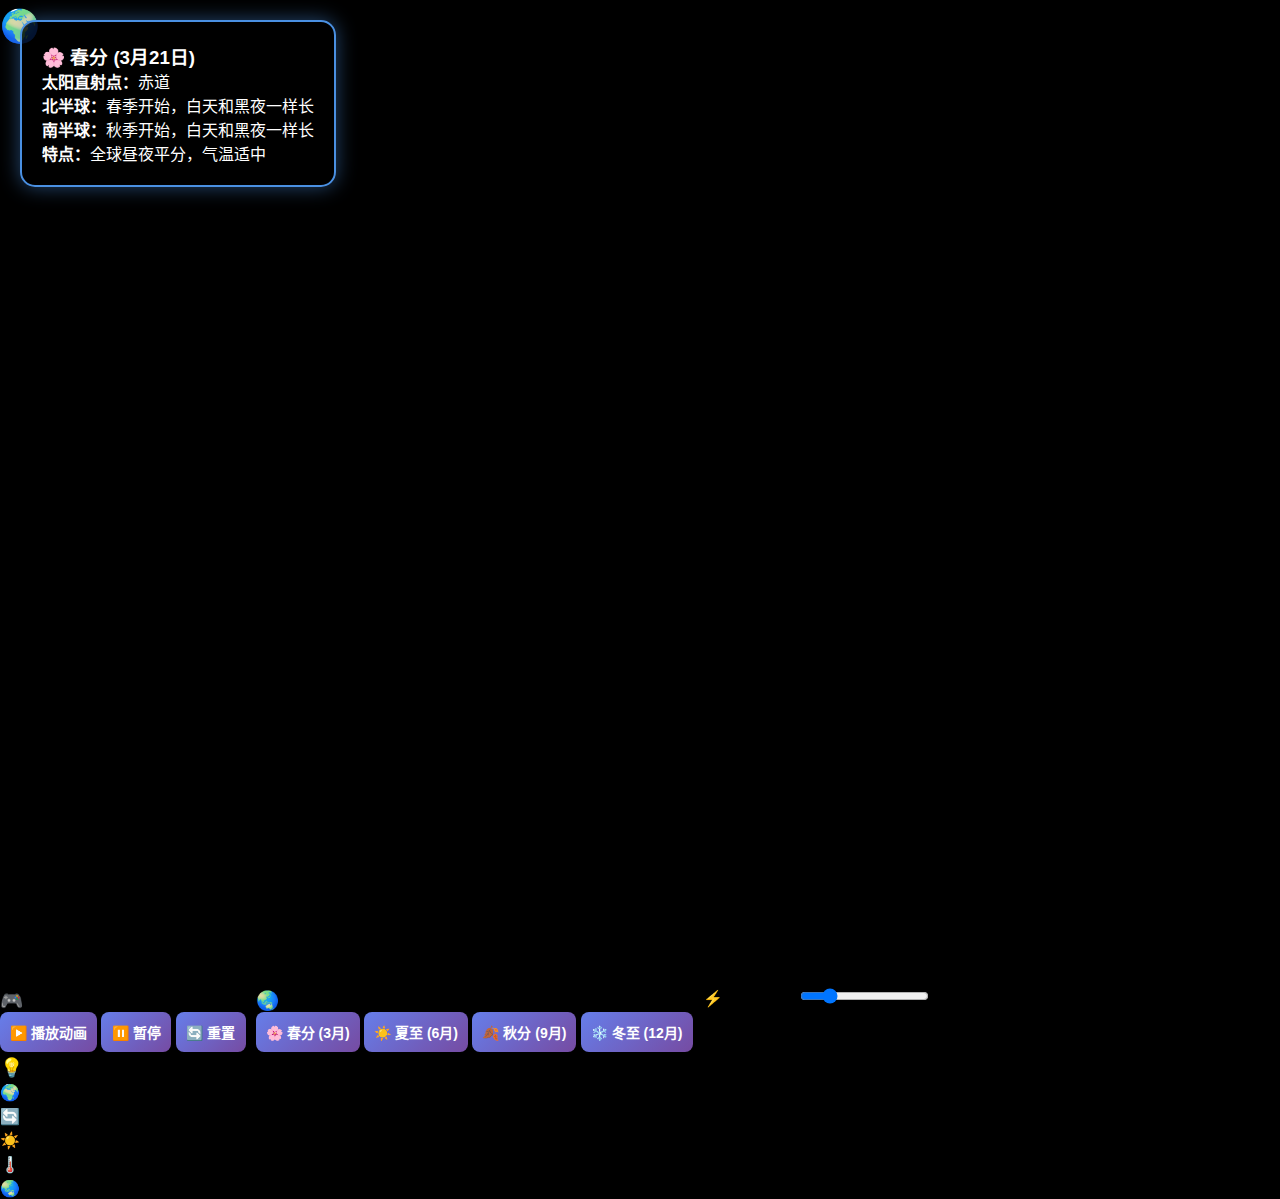
<file: index.html>
<!DOCTYPE html>
<html lang="zh-CN">
<head>
    <meta charset="UTF-8">
    <meta name="viewport" content="width=device-width, initial-scale=1.0">
    <title>地球四季形成原理 - 3D互动模拟</title>
    <link rel="stylesheet" href="styles.css">
    <script src="https://cdn.babylonjs.com/babylon.js"></script>
    <script src="https://cdn.babylonjs.com/loaders/babylonjs.loaders.min.js"></script>
</head>
<body>
    <div id="container">
        <div id="header">
            <h1>🌍 地球四季形成原理</h1>
            <p class="subtitle">探索地球围绕太阳公转时四季的变化</p>
        </div>

        <canvas id="renderCanvas"></canvas>

        <div id="controls">
            <div class="control-group">
                <h3>🎮 控制面板</h3>
                <button id="playBtn" class="btn btn-primary">▶️ 播放动画</button>
                <button id="pauseBtn" class="btn btn-secondary">⏸️ 暂停</button>
                <button id="resetBtn" class="btn btn-secondary">🔄 重置</button>
            </div>

            <div class="control-group">
                <h3>🌏 选择季节</h3>
                <button class="season-btn" data-season="spring">🌸 春分 (3月)</button>
                <button class="season-btn" data-season="summer">☀️ 夏至 (6月)</button>
                <button class="season-btn" data-season="autumn">🍂 秋分 (9月)</button>
                <button class="season-btn" data-season="winter">❄️ 冬至 (12月)</button>
            </div>

            <div class="control-group">
                <label for="speedSlider">⚡ 动画速度:</label>
                <input type="range" id="speedSlider" min="0.5" max="3" step="0.5" value="1">
                <span id="speedValue">1x</span>
            </div>
        </div>

        <div id="info-panel">
            <h3 id="seasonTitle">🌸 春分 (3月21日)</h3>
            <div id="seasonInfo">
                <p><strong>太阳直射点：</strong>赤道</p>
                <p><strong>北半球：</strong>春季开始，白天和黑夜一样长</p>
                <p><strong>南半球：</strong>秋季开始，白天和黑夜一样长</p>
                <p><strong>特点：</strong>全球昼夜平分，气温适中</p>
            </div>
        </div>

        <div id="knowledge-box">
            <h3>💡 知识点</h3>
            <ul>
                <li>🌍 地球的自转轴倾斜约23.5度</li>
                <li>🔄 地球绕太阳公转一周需要365天</li>
                <li>☀️ 地轴倾斜导致太阳光照射角度变化</li>
                <li>🌡️ 光照角度不同，接收热量不同，形成四季</li>
                <li>🌏 北半球和南半球的季节相反</li>
            </ul>
        </div>
    </div>

    <script src="app.js"></script>
</body>
</html>
</file>
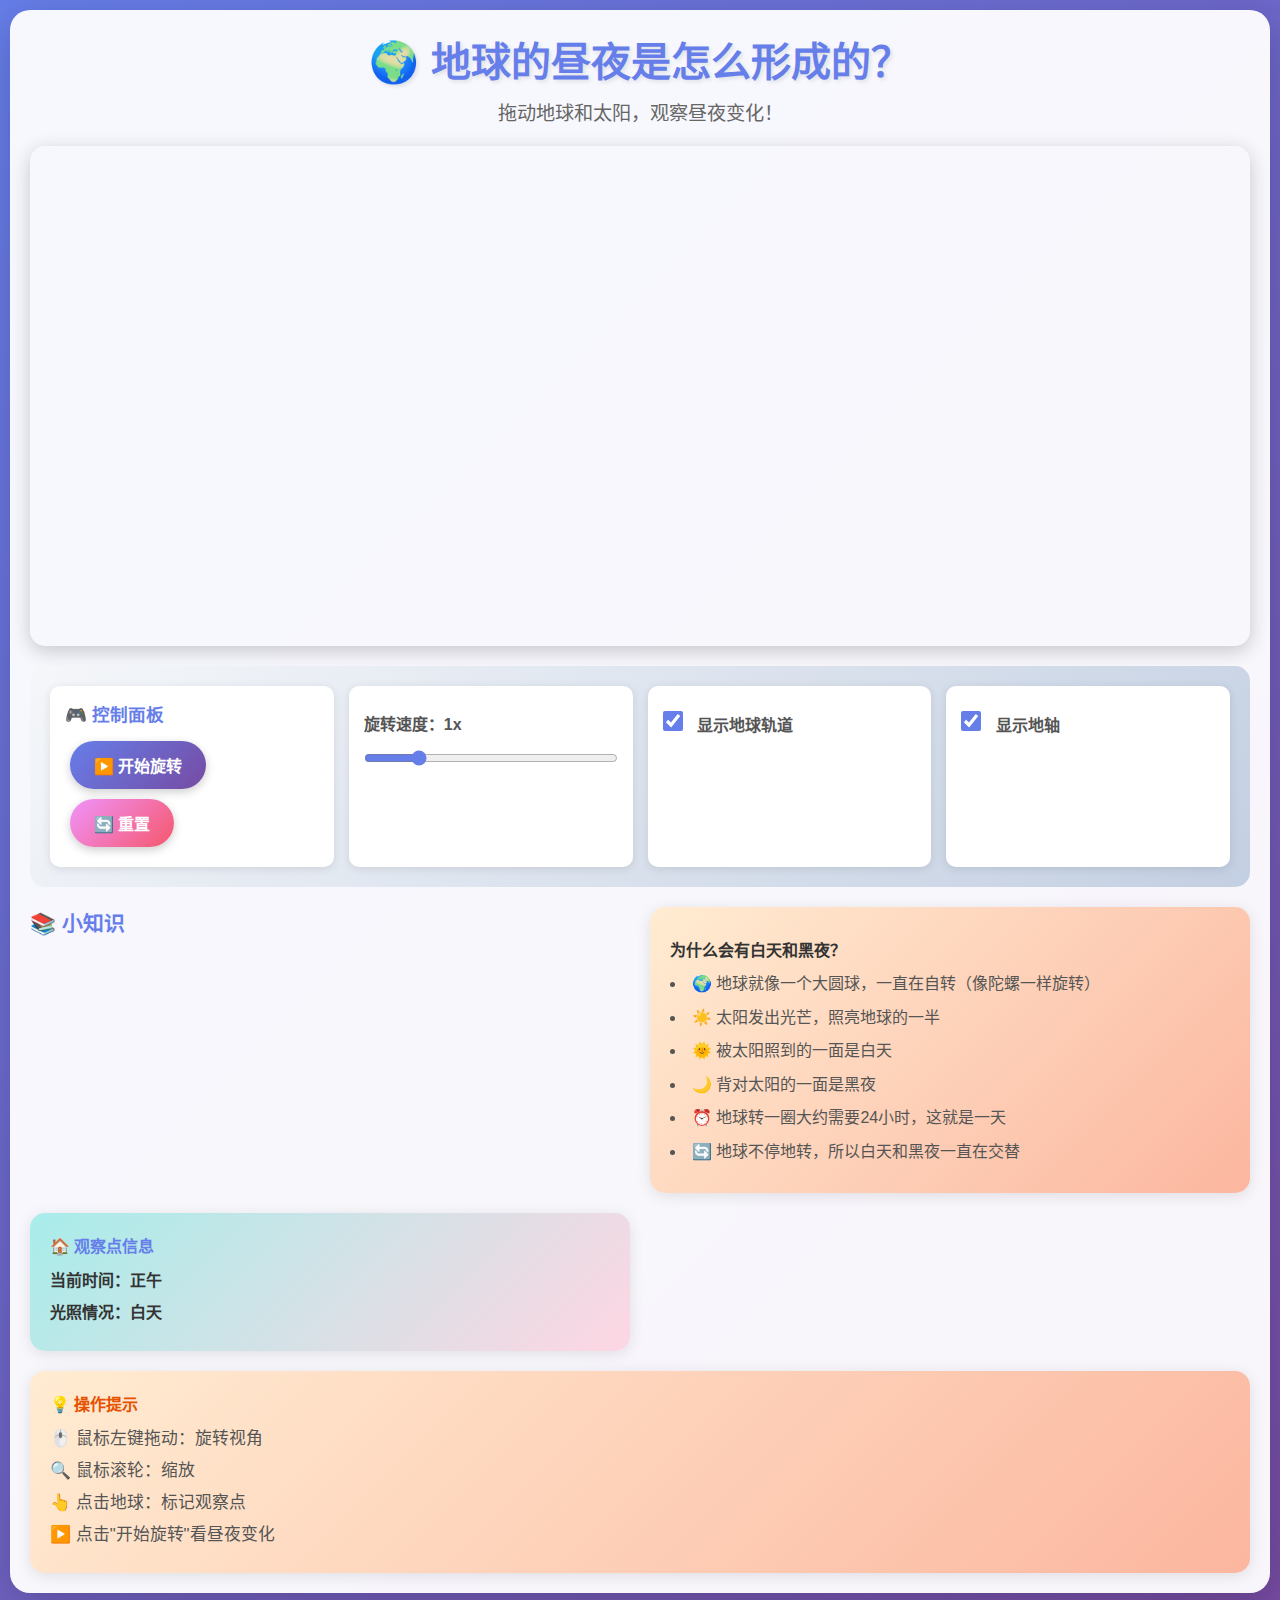
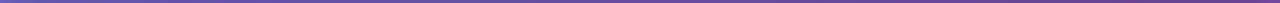
<file: earth-day-night/index.html>
<!DOCTYPE html>
<html lang="zh-CN">
<head>
    <meta charset="UTF-8">
    <meta name="viewport" content="width=device-width, initial-scale=1.0">
    <title>地球昼夜形成原理 - 3D互动模拟</title>
    <link rel="stylesheet" href="styles.css">
</head>
<body>
    <div id="container">
        <div id="header">
            <h1>🌍 地球的昼夜是怎么形成的？</h1>
            <p class="subtitle">拖动地球和太阳，观察昼夜变化！</p>
        </div>

        <div id="canvas-container">
            <canvas id="renderCanvas"></canvas>
        </div>

        <div id="control-panel">
            <div class="control-group">
                <h3>🎮 控制面板</h3>
                <button id="playPauseBtn" class="btn-primary">▶️ 开始旋转</button>
                <button id="resetBtn" class="btn-secondary">🔄 重置</button>
            </div>

            <div class="control-group">
                <label>旋转速度：<span id="speedValue">1x</span></label>
                <input type="range" id="speedSlider" min="0" max="5" step="0.5" value="1">
            </div>

            <div class="control-group">
                <label>
                    <input type="checkbox" id="showOrbitBtn" checked>
                    显示地球轨道
                </label>
            </div>

            <div class="control-group">
                <label>
                    <input type="checkbox" id="showAxisBtn" checked>
                    显示地轴
                </label>
            </div>
        </div>

        <div id="info-panel">
            <h3>📚 小知识</h3>
            <div id="infoContent">
                <p><strong>为什么会有白天和黑夜？</strong></p>
                <ul>
                    <li>🌍 地球就像一个大圆球，一直在自转（像陀螺一样旋转）</li>
                    <li>☀️ 太阳发出光芒，照亮地球的一半</li>
                    <li>🌞 被太阳照到的一面是白天</li>
                    <li>🌙 背对太阳的一面是黑夜</li>
                    <li>⏰ 地球转一圈大约需要24小时，这就是一天</li>
                    <li>🔄 地球不停地转，所以白天和黑夜一直在交替</li>
                </ul>
            </div>

            <div id="locationInfo" class="location-box">
                <h4>🏠 观察点信息</h4>
                <p id="timeInfo">当前时间：正午</p>
                <p id="sunlightInfo">光照情况：白天</p>
            </div>
        </div>

        <div id="instructions">
            <h4>💡 操作提示</h4>
            <ul>
                <li>🖱️ 鼠标左键拖动：旋转视角</li>
                <li>🔍 鼠标滚轮：缩放</li>
                <li>👆 点击地球：标记观察点</li>
                <li>▶️ 点击"开始旋转"看昼夜变化</li>
            </ul>
        </div>
    </div>

    <script src="https://cdn.babylonjs.com/babylon.js"></script>
    <script src="app.js"></script>
</body>
</html>
</file>
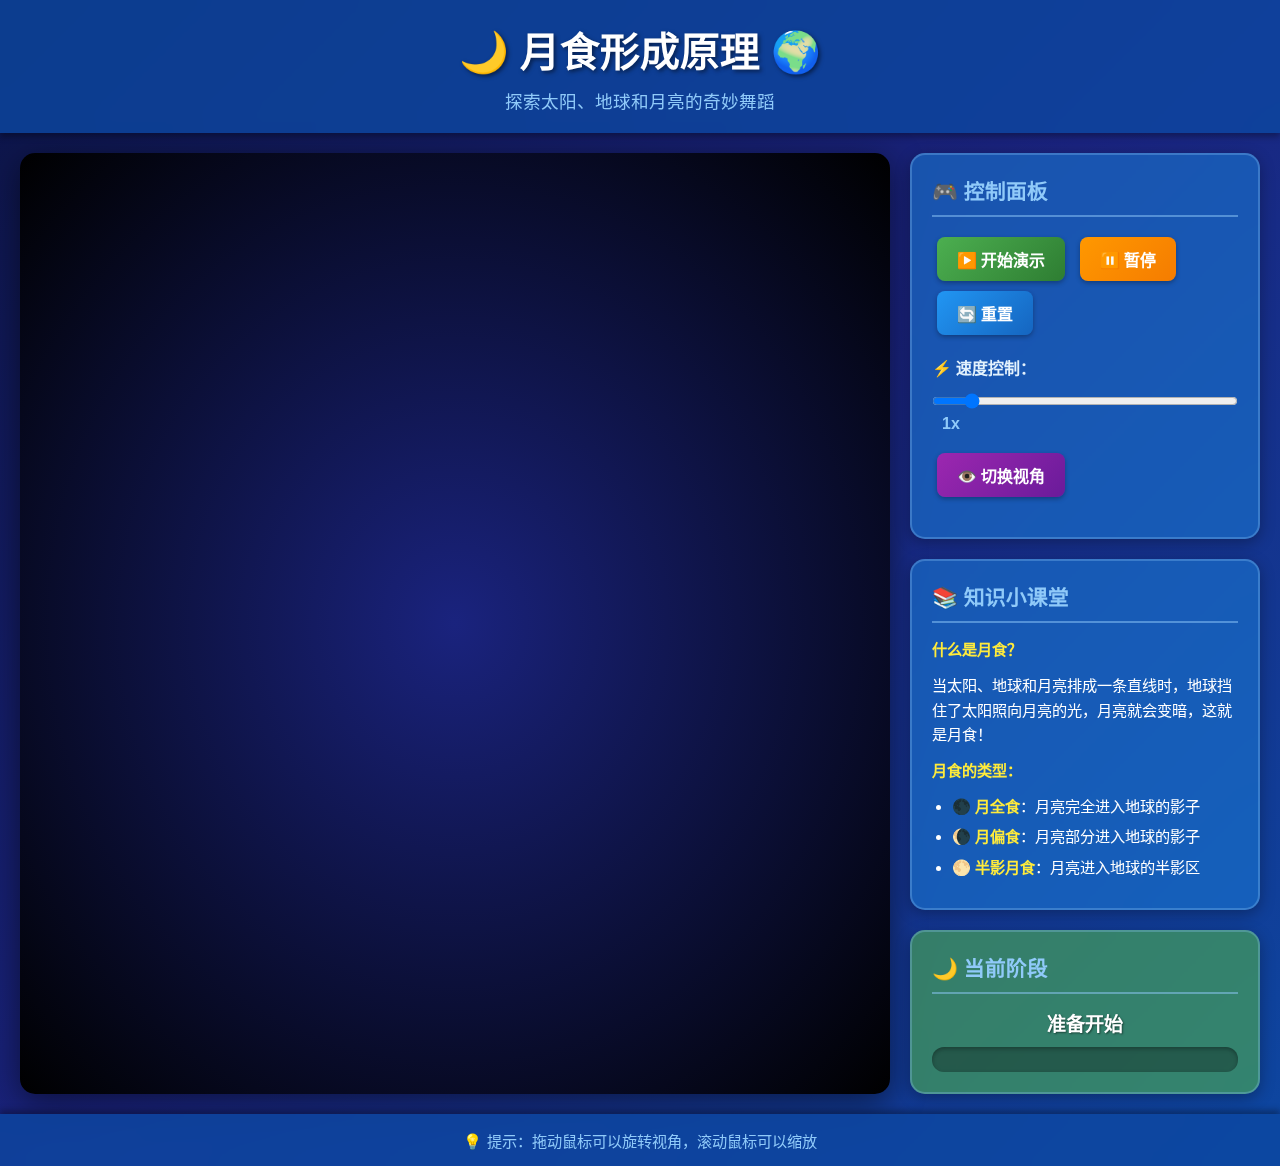
<file: lunar-eclipse/index.html>
<!DOCTYPE html>
<html lang="zh-CN">
<head>
    <meta charset="UTF-8">
    <meta name="viewport" content="width=device-width, initial-scale=1.0">
    <title>月食形成原理 - 3D互动模拟</title>
    <link rel="stylesheet" href="styles.css">
    <script src="https://cdn.babylonjs.com/babylon.js"></script>
    <script src="https://cdn.babylonjs.com/loaders/babylonjs.loaders.min.js"></script>
</head>
<body>
    <div id="container">
        <header>
            <h1>🌙 月食形成原理 🌍</h1>
            <p class="subtitle">探索太阳、地球和月亮的奇妙舞蹈</p>
        </header>

        <div id="main-content">
            <canvas id="renderCanvas"></canvas>

            <div id="control-panel">
                <div class="info-box">
                    <h2>🎮 控制面板</h2>

                    <div class="control-group">
                        <button id="playBtn" class="btn btn-primary">▶️ 开始演示</button>
                        <button id="pauseBtn" class="btn btn-secondary">⏸️ 暂停</button>
                        <button id="resetBtn" class="btn btn-warning">🔄 重置</button>
                    </div>

                    <div class="control-group">
                        <label for="speedSlider">⚡ 速度控制：</label>
                        <input type="range" id="speedSlider" min="0.5" max="5" step="0.5" value="1">
                        <span id="speedValue">1x</span>
                    </div>

                    <div class="control-group">
                        <button id="viewBtn" class="btn btn-info">👁️ 切换视角</button>
                    </div>
                </div>

                <div class="info-box">
                    <h2>📚 知识小课堂</h2>
                    <div id="infoText">
                        <p><strong>什么是月食？</strong></p>
                        <p>当太阳、地球和月亮排成一条直线时，地球挡住了太阳照向月亮的光，月亮就会变暗，这就是月食！</p>
                        <p><strong>月食的类型：</strong></p>
                        <ul>
                            <li>🌑 <strong>月全食</strong>：月亮完全进入地球的影子</li>
                            <li>🌘 <strong>月偏食</strong>：月亮部分进入地球的影子</li>
                            <li>🌕 <strong>半影月食</strong>：月亮进入地球的半影区</li>
                        </ul>
                    </div>
                </div>

                <div class="info-box phase-indicator">
                    <h2>🌙 当前阶段</h2>
                    <div id="phaseText" class="phase-text">准备开始</div>
                    <div id="phaseProgress" class="progress-bar">
                        <div id="progressFill" class="progress-fill"></div>
                    </div>
                </div>
            </div>
        </div>

        <footer>
            <p>💡 提示：拖动鼠标可以旋转视角，滚动鼠标可以缩放</p>
        </footer>
    </div>

    <script src="app.js"></script>
</body>
</html>
</file>
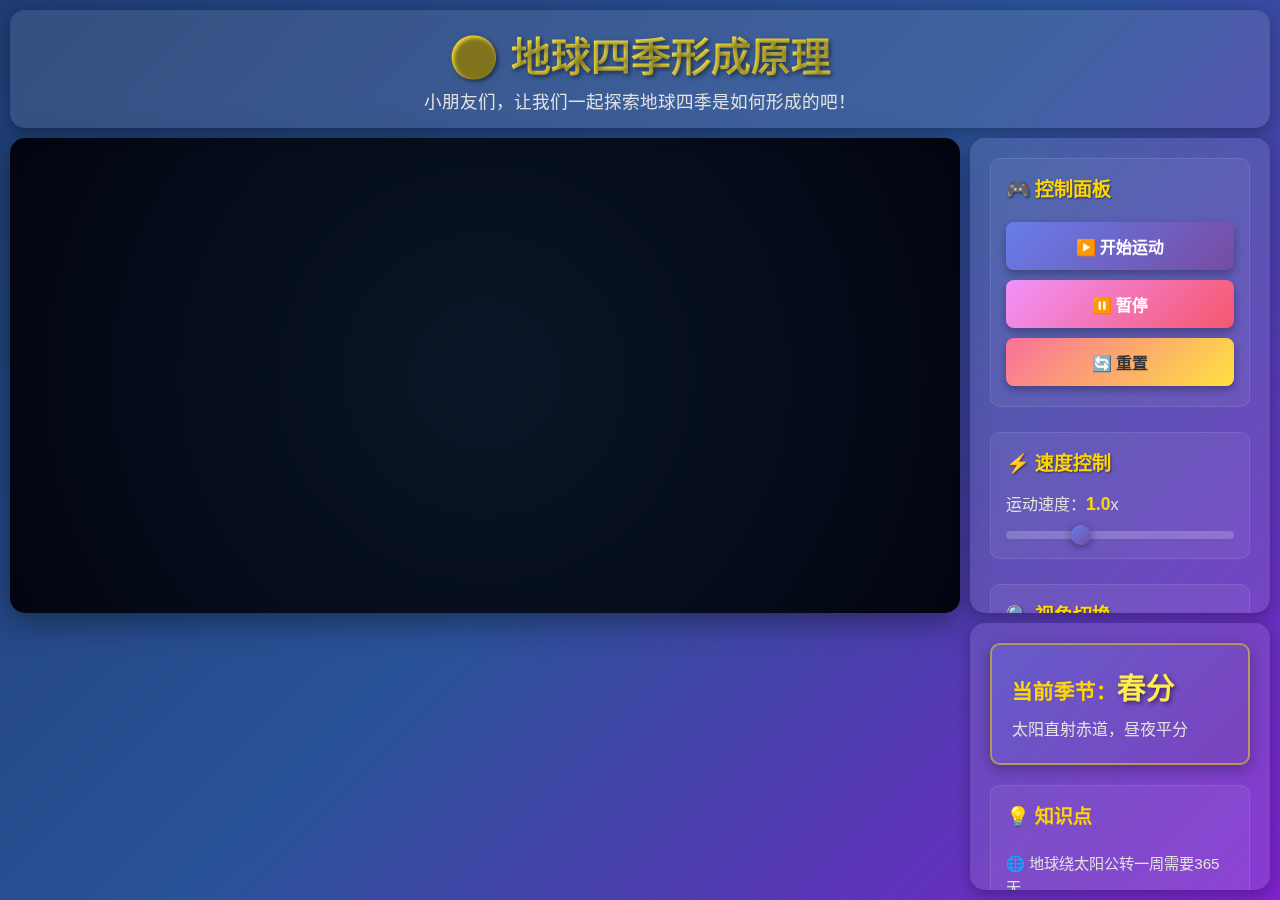
<file: earth-seasons.html>
<!DOCTYPE html>
<html lang="zh-CN">
<head>
    <meta charset="UTF-8">
    <meta name="viewport" content="width=device-width, initial-scale=1.0">
    <title>地球四季形成原理 - 3D互动模拟</title>
    <script src="https://cdn.babylonjs.com/babylon.js"></script>
    <script src="https://cdn.babylonjs.com/loaders/babylonjs.loaders.min.js"></script>
    <link rel="stylesheet" href="earth-seasons.css">
</head>
<body>
    <div id="container">
        <div id="header">
            <h1>🌍 地球四季形成原理</h1>
            <p>小朋友们，让我们一起探索地球四季是如何形成的吧！</p>
        </div>

        <canvas id="renderCanvas"></canvas>

        <div id="controls">
            <div class="control-group">
                <h3>🎮 控制面板</h3>
                <button id="playBtn" class="btn btn-primary">▶️ 开始运动</button>
                <button id="pauseBtn" class="btn btn-secondary">⏸️ 暂停</button>
                <button id="resetBtn" class="btn btn-warning">🔄 重置</button>
            </div>

            <div class="control-group">
                <h3>⚡ 速度控制</h3>
                <label>运动速度：<span id="speedValue">1.0</span>x</label>
                <input type="range" id="speedSlider" min="0.1" max="3" step="0.1" value="1">
            </div>

            <div class="control-group">
                <h3>🔍 视角切换</h3>
                <button id="viewTop" class="btn btn-view">俯视图</button>
                <button id="viewSide" class="btn btn-view">侧视图</button>
                <button id="viewFree" class="btn btn-view">自由视角</button>
            </div>
        </div>

        <div id="info">
            <div id="seasonInfo">
                <h3>当前季节：<span id="currentSeason">春分</span></h3>
                <p id="seasonDesc">太阳直射赤道，昼夜平分</p>
            </div>

            <div id="knowledge">
                <h3>💡 知识点</h3>
                <ul>
                    <li>🌐 地球绕太阳公转一周需要365天</li>
                    <li>📐 地球自转轴倾斜23.5度</li>
                    <li>☀️ 地轴倾斜导致阳光照射角度变化</li>
                    <li>🌡️ 照射角度不同形成四季变化</li>
                    <li>🔄 北半球和南半球季节相反</li>
                </ul>
            </div>

            <div id="legend">
                <h3>🎨 图例说明</h3>
                <div class="legend-item">
                    <span class="color-box" style="background: #FDB813;"></span>
                    <span>太阳（光源）</span>
                </div>
                <div class="legend-item">
                    <span class="color-box" style="background: #4169E1;"></span>
                    <span>地球（倾斜23.5°）</span>
                </div>
                <div class="legend-item">
                    <span class="color-box" style="background: rgba(255,255,255,0.2);"></span>
                    <span>地球轨道</span>
                </div>
                <div class="legend-item">
                    <span class="color-box" style="background: #FF0000;"></span>
                    <span>地轴（红色箭头）</span>
                </div>
            </div>
        </div>
    </div>

    <script src="earth-seasons.js"></script>
</body>
</html>
</file>
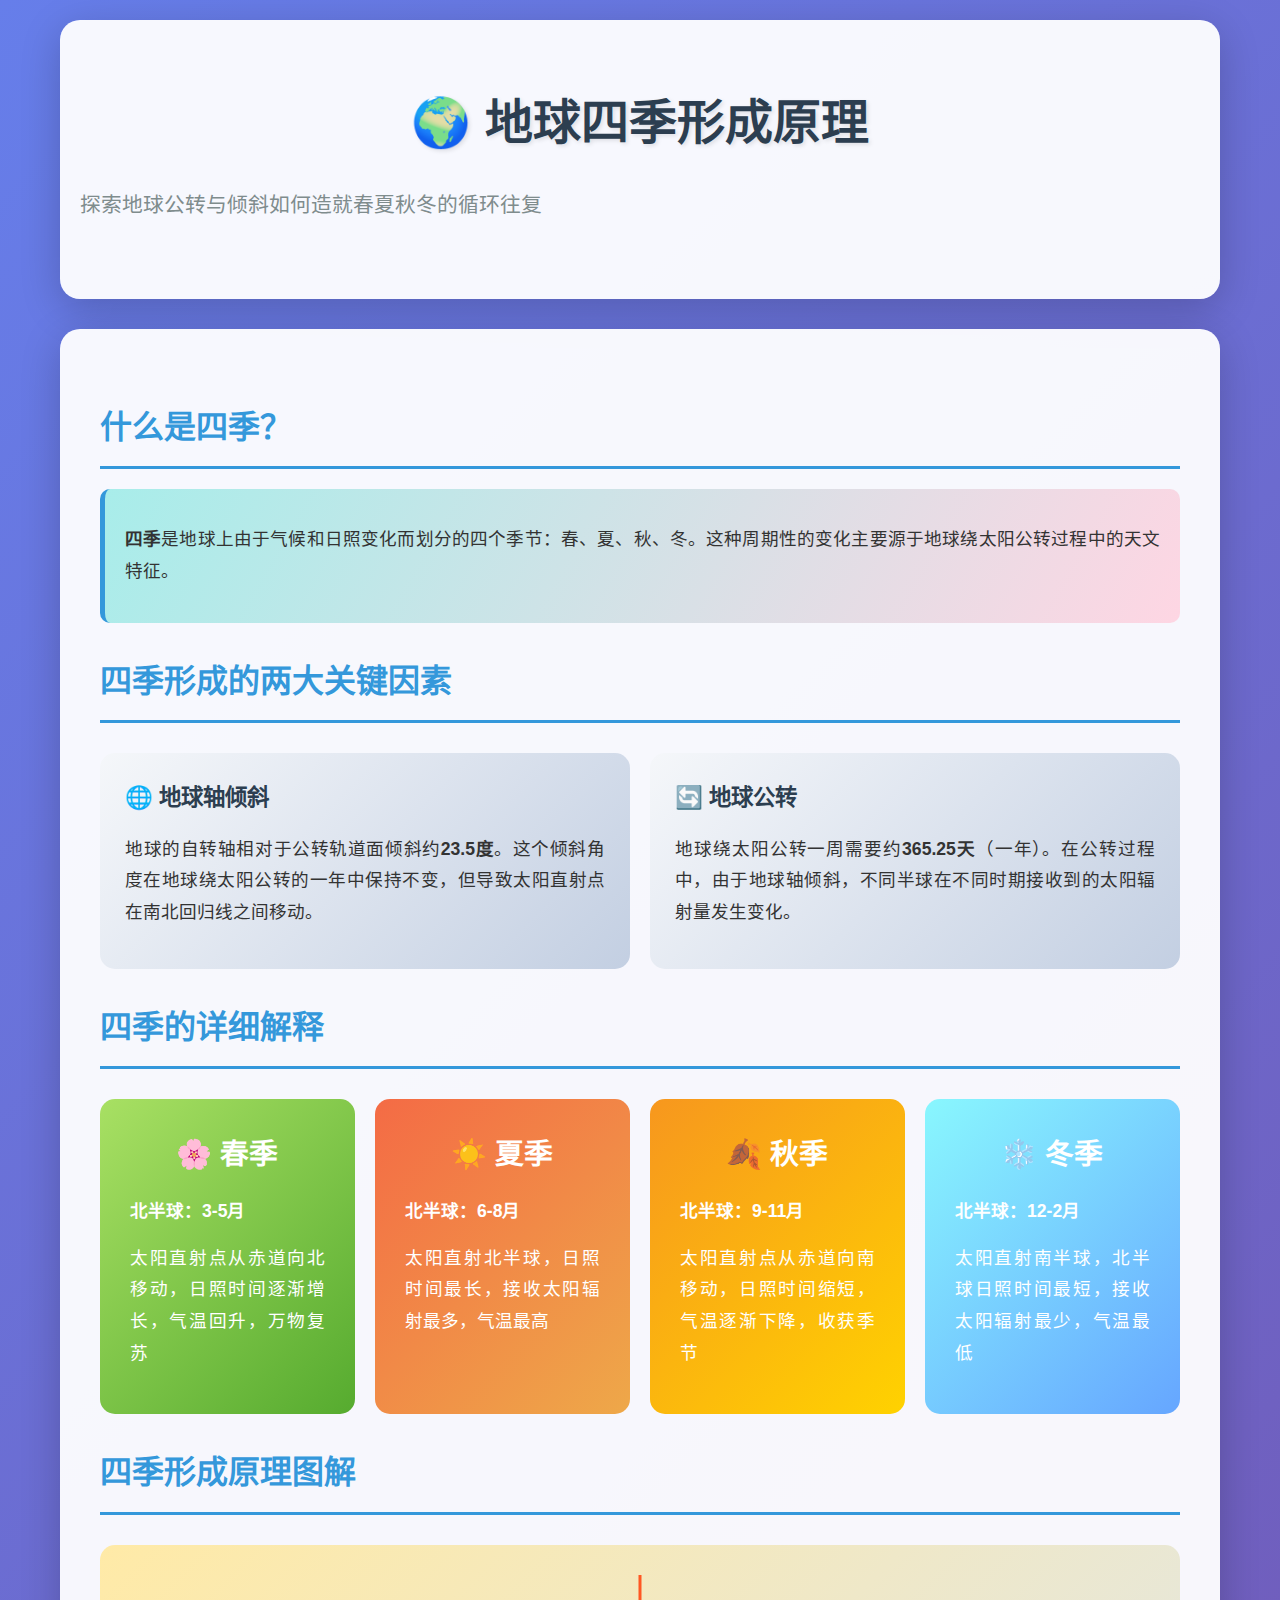
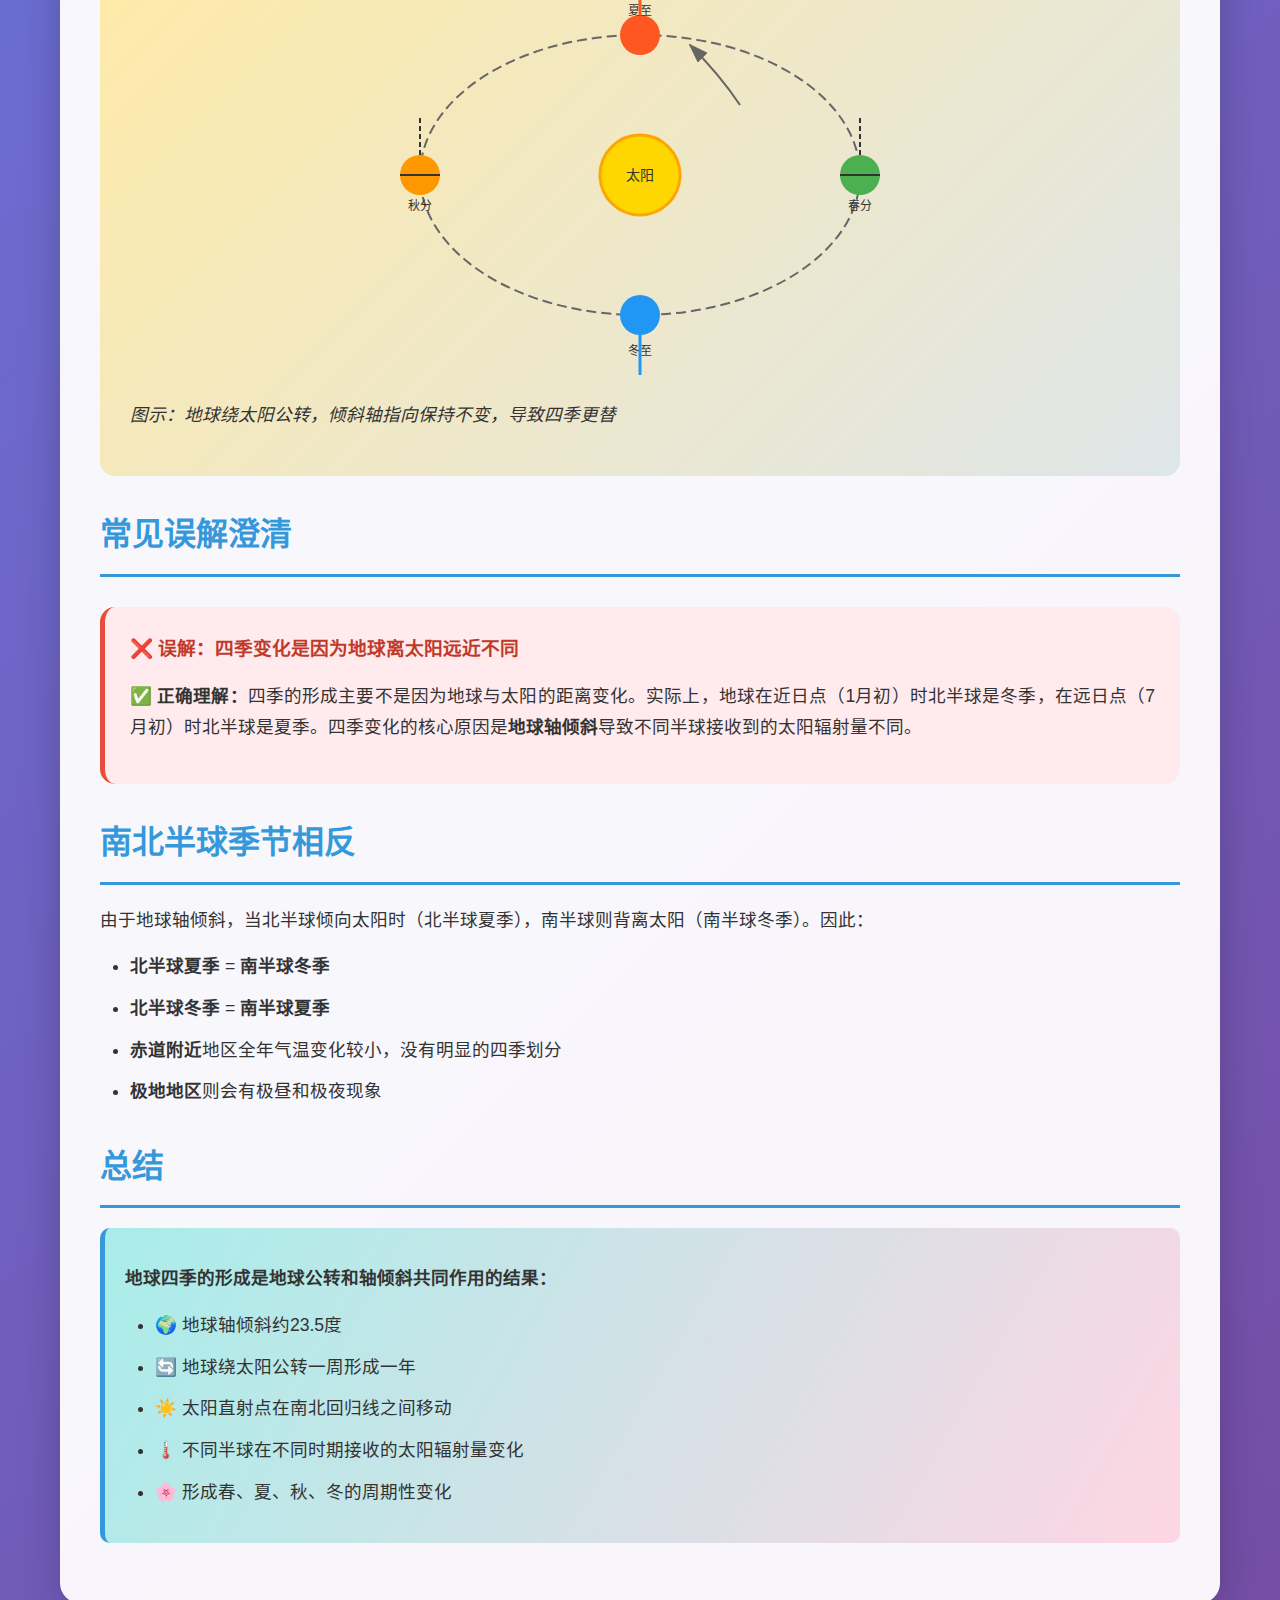
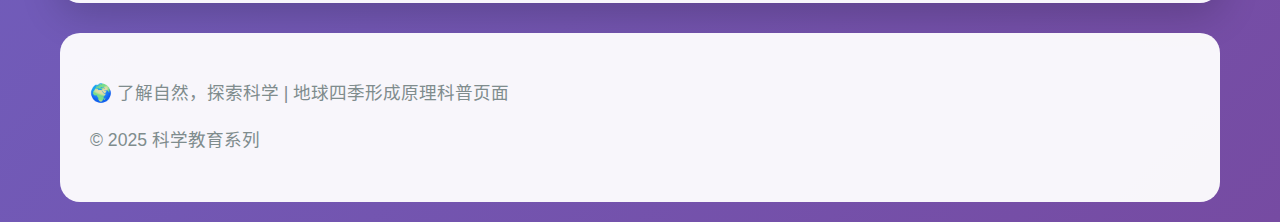
<file: earth_seasons.html>
<!DOCTYPE html>
<html lang="zh-CN">
<head>
    <meta charset="UTF-8">
    <meta name="viewport" content="width=device-width, initial-scale=1.0">
    <title>地球四季形成原理</title>
    <style>
        * {
            margin: 0;
            padding: 0;
            box-sizing: border-box;
        }

        body {
            font-family: 'Segoe UI', 'Microsoft YaHei', sans-serif;
            line-height: 1.8;
            background: linear-gradient(135deg, #667eea 0%, #764ba2 100%);
            color: #333;
        }

        .container {
            max-width: 1200px;
            margin: 0 auto;
            padding: 20px;
        }

        header {
            text-align: center;
            padding: 60px 20px;
            background: rgba(255, 255, 255, 0.95);
            border-radius: 20px;
            margin-bottom: 30px;
            box-shadow: 0 10px 40px rgba(0, 0, 0, 0.2);
        }

        h1 {
            font-size: 3em;
            color: #2c3e50;
            margin-bottom: 20px;
            text-shadow: 2px 2px 4px rgba(0, 0, 0, 0.1);
        }

        .subtitle {
            font-size: 1.3em;
            color: #7f8c8d;
            font-weight: 300;
        }

        .main-content {
            background: rgba(255, 255, 255, 0.95);
            padding: 40px;
            border-radius: 20px;
            margin-bottom: 30px;
            box-shadow: 0 10px 40px rgba(0, 0, 0, 0.2);
        }

        h2 {
            color: #3498db;
            font-size: 2em;
            margin: 30px 0 20px;
            padding-bottom: 10px;
            border-bottom: 3px solid #3498db;
        }

        p {
            font-size: 1.1em;
            margin: 15px 0;
            text-align: justify;
        }

        .highlight {
            background: linear-gradient(120deg, #a8edea 0%, #fed6e3 100%);
            padding: 20px;
            border-radius: 10px;
            margin: 20px 0;
            border-left: 5px solid #3498db;
        }

        .key-factors {
            display: grid;
            grid-template-columns: repeat(auto-fit, minmax(280px, 1fr));
            gap: 20px;
            margin: 30px 0;
        }

        .factor-card {
            background: linear-gradient(135deg, #f5f7fa 0%, #c3cfe2 100%);
            padding: 25px;
            border-radius: 15px;
            transition: transform 0.3s, box-shadow 0.3s;
        }

        .factor-card:hover {
            transform: translateY(-5px);
            box-shadow: 0 8px 25px rgba(0, 0, 0, 0.15);
        }

        .factor-card h3 {
            color: #2c3e50;
            margin-bottom: 15px;
            font-size: 1.4em;
        }

        .seasons-grid {
            display: grid;
            grid-template-columns: repeat(auto-fit, minmax(250px, 1fr));
            gap: 20px;
            margin: 30px 0;
        }

        .season-card {
            padding: 30px;
            border-radius: 15px;
            text-align: center;
            transition: transform 0.3s;
        }

        .season-card:hover {
            transform: scale(1.05);
        }

        .spring {
            background: linear-gradient(135deg, #a8e063 0%, #56ab2f 100%);
            color: white;
        }

        .summer {
            background: linear-gradient(135deg, #f46b45 0%, #eea849 100%);
            color: white;
        }

        .autumn {
            background: linear-gradient(135deg, #f7971e 0%, #ffd200 100%);
            color: white;
        }

        .winter {
            background: linear-gradient(135deg, #89f7fe 0%, #66a6ff 100%);
            color: white;
        }

        .season-card h3 {
            font-size: 1.8em;
            margin-bottom: 15px;
        }

        .illustration {
            background: linear-gradient(135deg, #ffeaa7 0%, #dfe6e9 100%);
            padding: 30px;
            border-radius: 15px;
            margin: 30px 0;
            text-align: center;
        }

        .illustration svg {
            max-width: 100%;
            height: auto;
        }

        .myth-buster {
            background: #ffebee;
            padding: 25px;
            border-radius: 15px;
            margin: 30px 0;
            border-left: 5px solid #e74c3c;
        }

        .myth-buster h3 {
            color: #c0392b;
            margin-bottom: 15px;
        }

        ul {
            margin: 15px 0;
            padding-left: 30px;
        }

        li {
            font-size: 1.1em;
            margin: 10px 0;
        }

        footer {
            text-align: center;
            padding: 30px;
            background: rgba(255, 255, 255, 0.95);
            border-radius: 20px;
            color: #7f8c8d;
        }

        @media (max-width: 768px) {
            h1 {
                font-size: 2em;
            }

            .main-content {
                padding: 20px;
            }

            .key-factors,
            .seasons-grid {
                grid-template-columns: 1fr;
            }
        }
    </style>
</head>
<body>
    <div class="container">
        <header>
            <h1>🌍 地球四季形成原理</h1>
            <p class="subtitle">探索地球公转与倾斜如何造就春夏秋冬的循环往复</p>
        </header>

        <div class="main-content">
            <h2>什么是四季？</h2>
            <div class="highlight">
                <p><strong>四季</strong>是地球上由于气候和日照变化而划分的四个季节：春、夏、秋、冬。这种周期性的变化主要源于地球绕太阳公转过程中的天文特征。</p>
            </div>

            <h2>四季形成的两大关键因素</h2>
            <div class="key-factors">
                <div class="factor-card">
                    <h3>🌐 地球轴倾斜</h3>
                    <p>地球的自转轴相对于公转轨道面倾斜约<strong>23.5度</strong>。这个倾斜角度在地球绕太阳公转的一年中保持不变，但导致太阳直射点在南北回归线之间移动。</p>
                </div>
                <div class="factor-card">
                    <h3>🔄 地球公转</h3>
                    <p>地球绕太阳公转一周需要约<strong>365.25天</strong>（一年）。在公转过程中，由于地球轴倾斜，不同半球在不同时期接收到的太阳辐射量发生变化。</p>
                </div>
            </div>

            <h2>四季的详细解释</h2>
            <div class="seasons-grid">
                <div class="season-card spring">
                    <h3>🌸 春季</h3>
                    <p><strong>北半球：3-5月</strong></p>
                    <p>太阳直射点从赤道向北移动，日照时间逐渐增长，气温回升，万物复苏</p>
                </div>
                <div class="season-card summer">
                    <h3>☀️ 夏季</h3>
                    <p><strong>北半球：6-8月</strong></p>
                    <p>太阳直射北半球，日照时间最长，接收太阳辐射最多，气温最高</p>
                </div>
                <div class="season-card autumn">
                    <h3>🍂 秋季</h3>
                    <p><strong>北半球：9-11月</strong></p>
                    <p>太阳直射点从赤道向南移动，日照时间缩短，气温逐渐下降，收获季节</p>
                </div>
                <div class="season-card winter">
                    <h3>❄️ 冬季</h3>
                    <p><strong>北半球：12-2月</strong></p>
                    <p>太阳直射南半球，北半球日照时间最短，接收太阳辐射最少，气温最低</p>
                </div>
            </div>

            <h2>四季形成原理图解</h2>
            <div class="illustration">
                <svg width="600" height="400" viewBox="0 0 600 400">
                    <!-- 太阳 -->
                    <circle cx="300" cy="200" r="40" fill="#FFD700" stroke="#FFA500" stroke-width="3"/>
                    <text x="300" y="205" text-anchor="middle" font-size="14" fill="#333">太阳</text>

                    <!-- 地球轨道 -->
                    <ellipse cx="300" cy="200" rx="220" ry="140" fill="none" stroke="#666" stroke-width="2" stroke-dasharray="10,5"/>

                    <!-- 春分位置 -->
                    <circle cx="520" cy="200" r="20" fill="#4CAF50"/>
                    <text x="520" y="235" text-anchor="middle" font-size="12" fill="#333">春分</text>
                    <line x1="520" y1="180" x2="520" y2="140" stroke="#333" stroke-width="2" stroke-dasharray="5,3"/>
                    <line x1="500" y1="200" x2="540" y2="200" stroke="#333" stroke-width="2"/>

                    <!-- 夏至位置 -->
                    <circle cx="300" cy="60" r="20" fill="#FF5722"/>
                    <text x="300" y="40" text-anchor="middle" font-size="12" fill="#333">夏至</text>
                    <line x1="300" y1="40" x2="300" y2="0" stroke="#FF5722" stroke-width="3"/>

                    <!-- 秋分位置 -->
                    <circle cx="80" cy="200" r="20" fill="#FF9800"/>
                    <text x="80" y="235" text-anchor="middle" font-size="12" fill="#333">秋分</text>
                    <line x1="80" y1="180" x2="80" y2="140" stroke="#333" stroke-width="2" stroke-dasharray="5,3"/>
                    <line x1="60" y1="200" x2="100" y2="200" stroke="#333" stroke-width="2"/>

                    <!-- 冬至位置 -->
                    <circle cx="300" cy="340" r="20" fill="#2196F3"/>
                    <text x="300" y="380" text-anchor="middle" font-size="12" fill="#333">冬至</text>
                    <line x1="300" y1="360" x2="300" y2="400" stroke="#2196F3" stroke-width="3"/>

                    <!-- 箭头表示公转方向 -->
                    <path d="M 400 130 Q 380 100 350 70" fill="none" stroke="#666" stroke-width="2" marker-end="url(#arrowhead)"/>
                    <defs>
                        <marker id="arrowhead" markerWidth="10" markerHeight="7" refX="9" refY="3.5" orient="auto">
                            <polygon points="0 0, 10 3.5, 0 7" fill="#666"/>
                        </marker>
                    </defs>
                </svg>
                <p><em>图示：地球绕太阳公转，倾斜轴指向保持不变，导致四季更替</em></p>
            </div>

            <h2>常见误解澄清</h2>
            <div class="myth-buster">
                <h3>❌ 误解：四季变化是因为地球离太阳远近不同</h3>
                <p><strong>✅ 正确理解：</strong>四季的形成主要不是因为地球与太阳的距离变化。实际上，地球在近日点（1月初）时北半球是冬季，在远日点（7月初）时北半球是夏季。四季变化的核心原因是<strong>地球轴倾斜</strong>导致不同半球接收到的太阳辐射量不同。</p>
            </div>

            <h2>南北半球季节相反</h2>
            <p>由于地球轴倾斜，当北半球倾向太阳时（北半球夏季），南半球则背离太阳（南半球冬季）。因此：</p>
            <ul>
                <li><strong>北半球夏季</strong> = <strong>南半球冬季</strong></li>
                <li><strong>北半球冬季</strong> = <strong>南半球夏季</strong></li>
                <li><strong>赤道附近</strong>地区全年气温变化较小，没有明显的四季划分</li>
                <li><strong>极地地区</strong>则会有极昼和极夜现象</li>
            </ul>

            <h2>总结</h2>
            <div class="highlight">
                <p><strong>地球四季的形成是地球公转和轴倾斜共同作用的结果：</strong></p>
                <ul>
                    <li>🌍 地球轴倾斜约23.5度</li>
                    <li>🔄 地球绕太阳公转一周形成一年</li>
                    <li>☀️ 太阳直射点在南北回归线之间移动</li>
                    <li>🌡️ 不同半球在不同时期接收的太阳辐射量变化</li>
                    <li>🌸 形成春、夏、秋、冬的周期性变化</li>
                </ul>
            </div>
        </div>

        <footer>
            <p>🌍 了解自然，探索科学 | 地球四季形成原理科普页面</p>
            <p>© 2025 科学教育系列</p>
        </footer>
    </div>
</body>
</html>
</file>
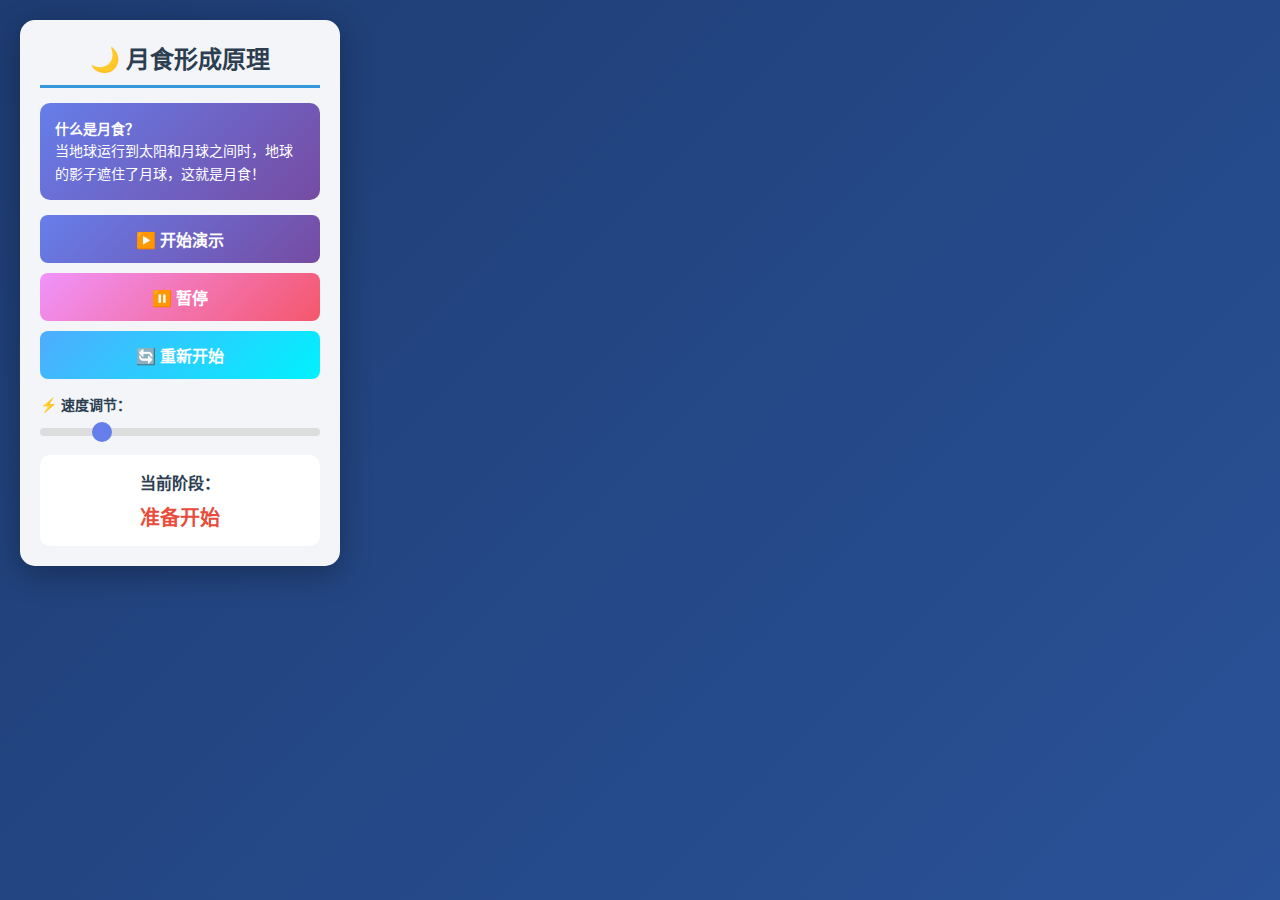
<file: lunar-eclipse-simulation.html>
<!DOCTYPE html>
<html lang="zh-CN">
<head>
    <meta charset="UTF-8">
    <meta name="viewport" content="width=device-width, initial-scale=1.0">
    <title>月食形成原理 - 3D互动模拟</title>
    <script src="https://cdn.babylonjs.com/babylon.js"></script>
    <script src="https://cdn.babylonjs.com/loaders/babylonjs.loaders.min.js"></script>
    <script src="https://cdn.babylonjs.com/gui/babylon.gui.min.js"></script>
    <style>
        * {
            margin: 0;
            padding: 0;
            box-sizing: border-box;
        }

        body {
            font-family: 'Microsoft YaHei', Arial, sans-serif;
            background: linear-gradient(135deg, #1e3c72 0%, #2a5298 100%);
            overflow: hidden;
        }

        #renderCanvas {
            width: 100%;
            height: 100vh;
            display: block;
            touch-action: none;
        }

        .control-panel {
            position: absolute;
            top: 20px;
            left: 20px;
            background: rgba(255, 255, 255, 0.95);
            padding: 20px;
            border-radius: 15px;
            box-shadow: 0 8px 32px rgba(0, 0, 0, 0.3);
            max-width: 320px;
            z-index: 100;
        }

        .control-panel h1 {
            color: #2c3e50;
            font-size: 24px;
            margin-bottom: 15px;
            text-align: center;
            border-bottom: 3px solid #3498db;
            padding-bottom: 10px;
        }

        .info-box {
            background: linear-gradient(135deg, #667eea 0%, #764ba2 100%);
            color: white;
            padding: 15px;
            border-radius: 10px;
            margin-bottom: 15px;
            font-size: 14px;
            line-height: 1.6;
        }

        .button-group {
            display: flex;
            flex-direction: column;
            gap: 10px;
            margin-bottom: 15px;
        }

        .btn {
            padding: 12px 20px;
            border: none;
            border-radius: 8px;
            font-size: 16px;
            font-weight: bold;
            cursor: pointer;
            transition: all 0.3s ease;
            color: white;
            text-align: center;
        }

        .btn-primary {
            background: linear-gradient(135deg, #667eea 0%, #764ba2 100%);
        }

        .btn-primary:hover {
            transform: translateY(-2px);
            box-shadow: 0 5px 15px rgba(102, 126, 234, 0.4);
        }

        .btn-success {
            background: linear-gradient(135deg, #f093fb 0%, #f5576c 100%);
        }

        .btn-success:hover {
            transform: translateY(-2px);
            box-shadow: 0 5px 15px rgba(245, 87, 108, 0.4);
        }

        .btn-warning {
            background: linear-gradient(135deg, #4facfe 0%, #00f2fe 100%);
        }

        .btn-warning:hover {
            transform: translateY(-2px);
            box-shadow: 0 5px 15px rgba(79, 172, 254, 0.4);
        }

        .speed-control {
            margin-top: 15px;
        }

        .speed-control label {
            display: block;
            color: #2c3e50;
            font-weight: bold;
            margin-bottom: 8px;
            font-size: 14px;
        }

        .speed-control input[type="range"] {
            width: 100%;
            height: 8px;
            border-radius: 5px;
            background: #ddd;
            outline: none;
            -webkit-appearance: none;
        }

        .speed-control input[type="range"]::-webkit-slider-thumb {
            -webkit-appearance: none;
            appearance: none;
            width: 20px;
            height: 20px;
            border-radius: 50%;
            background: #667eea;
            cursor: pointer;
        }

        .speed-control input[type="range"]::-moz-range-thumb {
            width: 20px;
            height: 20px;
            border-radius: 50%;
            background: #667eea;
            cursor: pointer;
            border: none;
        }

        .phase-indicator {
            background: rgba(255, 255, 255, 0.95);
            padding: 15px;
            border-radius: 10px;
            margin-top: 15px;
            text-align: center;
        }

        .phase-indicator h3 {
            color: #2c3e50;
            font-size: 16px;
            margin-bottom: 8px;
        }

        .phase-name {
            color: #e74c3c;
            font-size: 20px;
            font-weight: bold;
        }

        .loading {
            position: fixed;
            top: 0;
            left: 0;
            width: 100%;
            height: 100%;
            background: rgba(0, 0, 0, 0.8);
            display: flex;
            justify-content: center;
            align-items: center;
            z-index: 1000;
            color: white;
            font-size: 24px;
        }

        @media (max-width: 768px) {
            .control-panel {
                max-width: 280px;
                padding: 15px;
            }

            .control-panel h1 {
                font-size: 20px;
            }

            .btn {
                padding: 10px 15px;
                font-size: 14px;
            }
        }
    </style>
</head>
<body>
    <canvas id="renderCanvas"></canvas>

    <div class="control-panel">
        <h1>🌙 月食形成原理</h1>

        <div class="info-box">
            <strong>什么是月食？</strong><br>
            当地球运行到太阳和月球之间时，地球的影子遮住了月球，这就是月食！
        </div>

        <div class="button-group">
            <button class="btn btn-primary" onclick="startAnimation()">▶️ 开始演示</button>
            <button class="btn btn-success" onclick="pauseAnimation()">⏸️ 暂停</button>
            <button class="btn btn-warning" onclick="resetAnimation()">🔄 重新开始</button>
        </div>

        <div class="speed-control">
            <label>⚡ 速度调节：</label>
            <input type="range" id="speedSlider" min="0.5" max="3" step="0.5" value="1" oninput="changeSpeed(this.value)">
        </div>

        <div class="phase-indicator">
            <h3>当前阶段：</h3>
            <div class="phase-name" id="phaseName">准备开始</div>
        </div>
    </div>

    <script src="lunar-eclipse-simulation.js"></script>
</body>
</html>
</file>
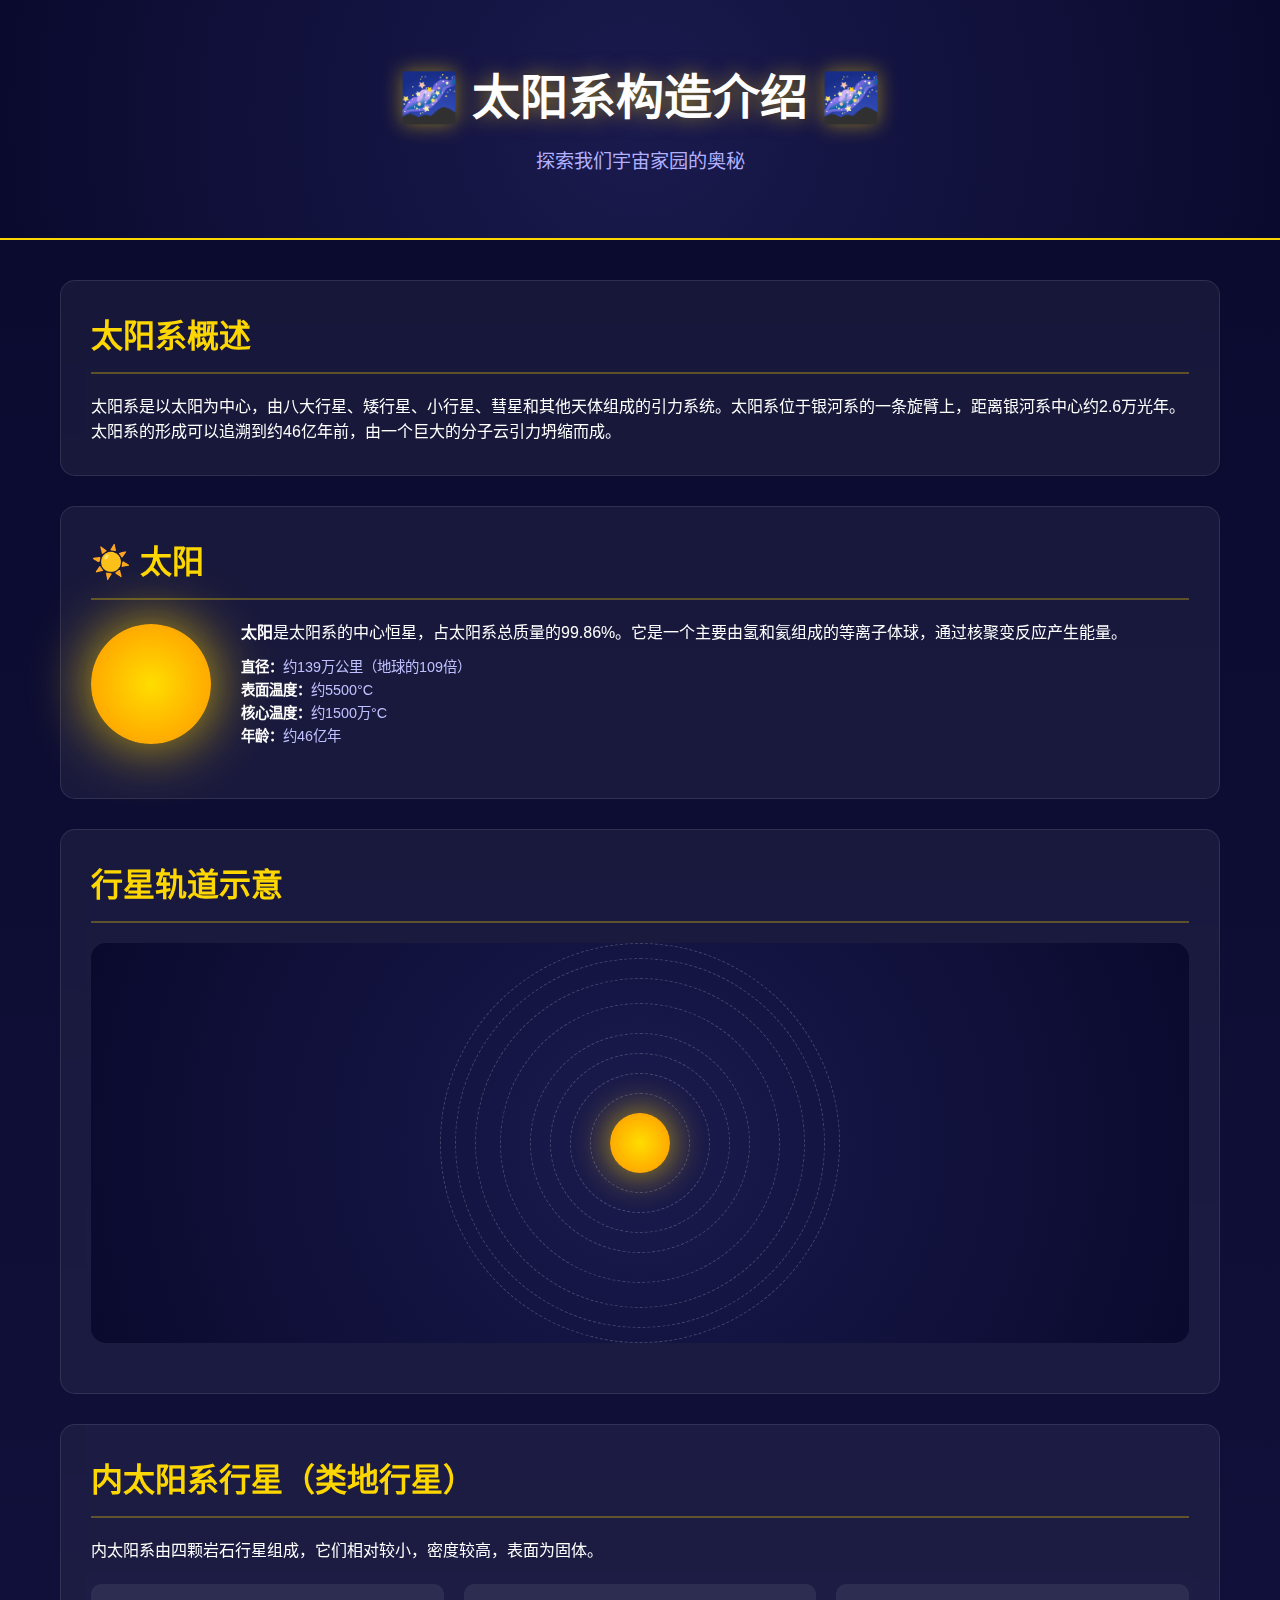
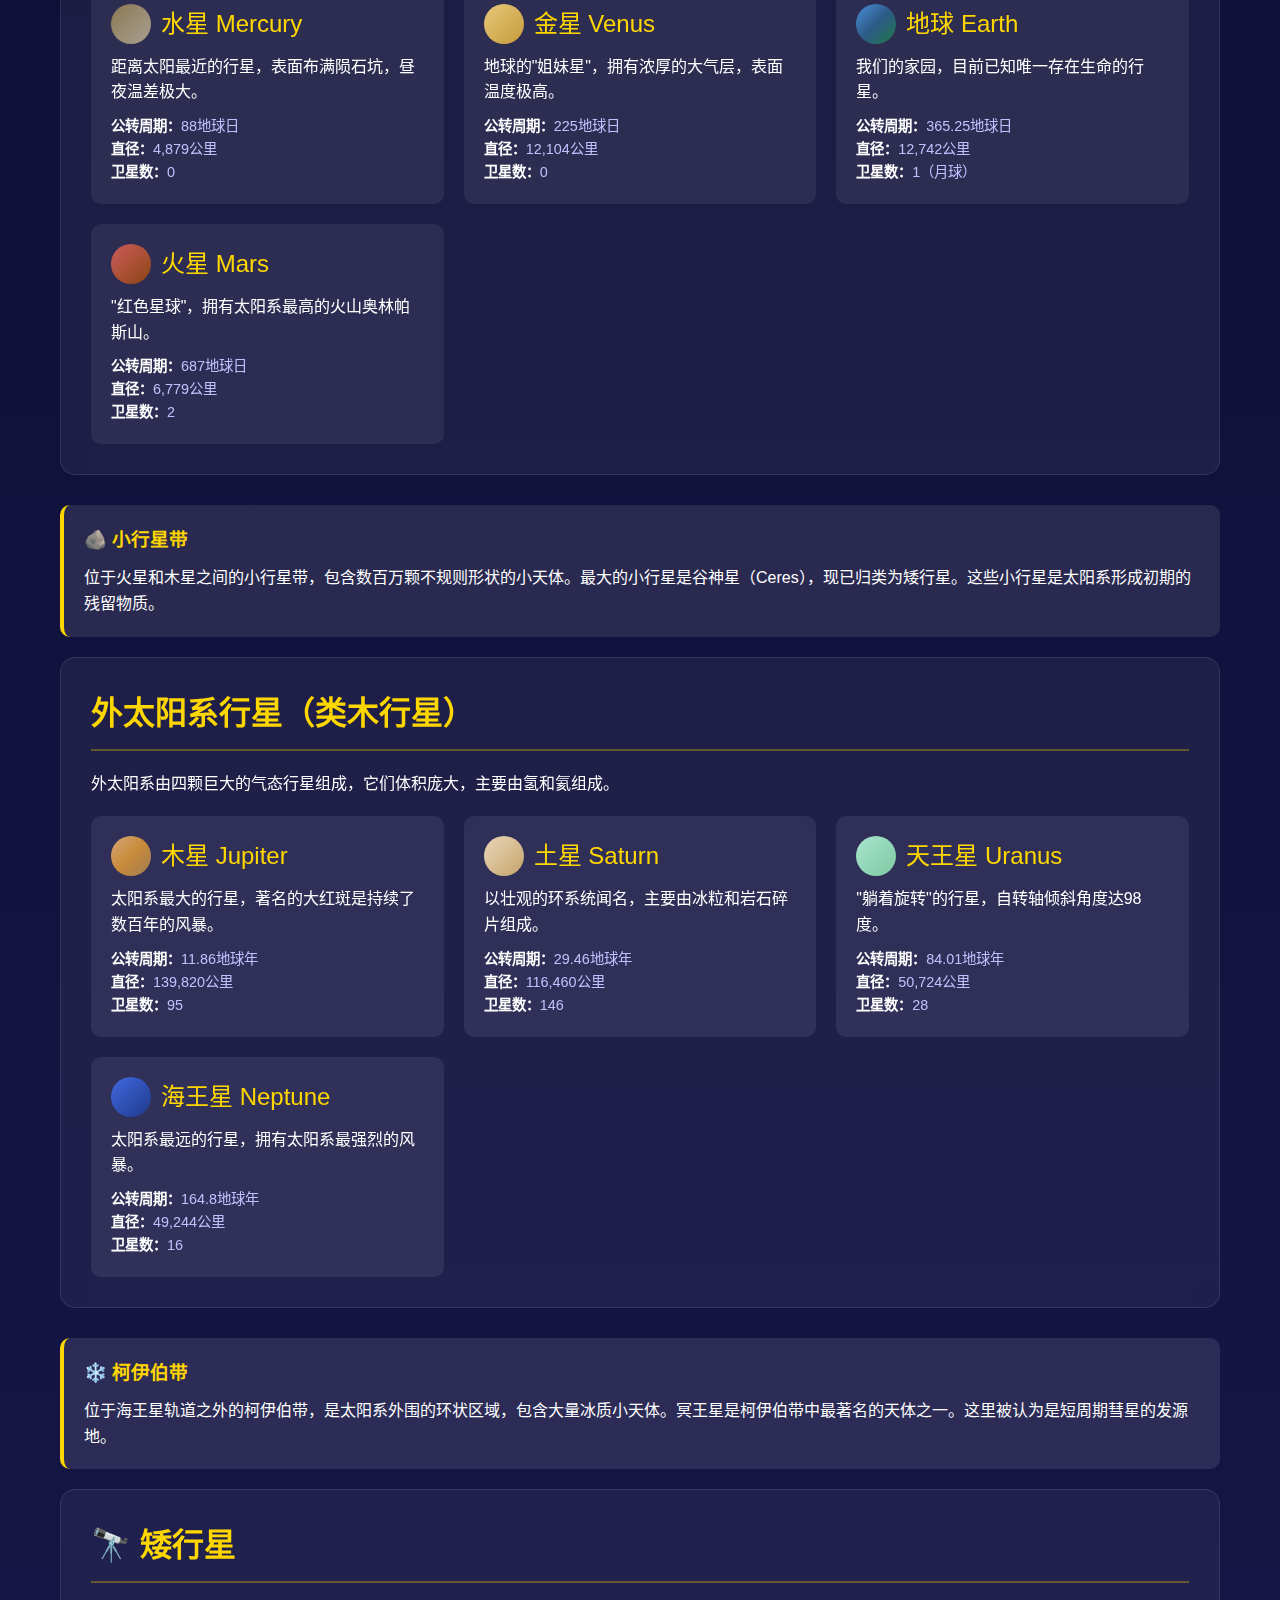
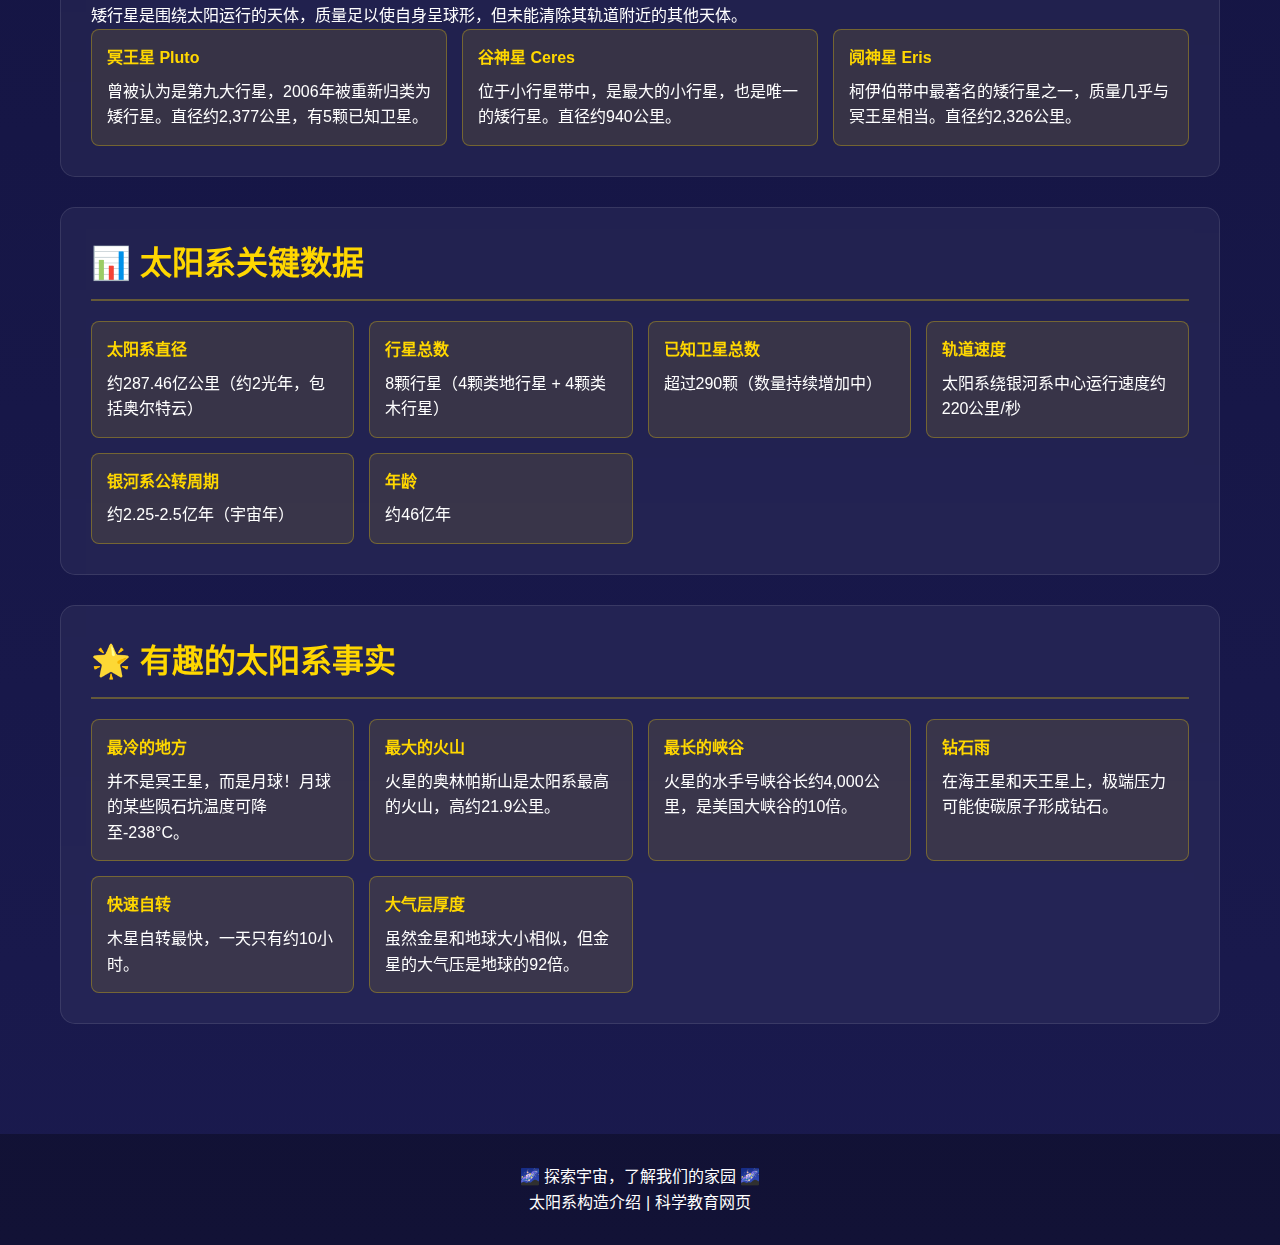
<file: solar-system.html>
<!DOCTYPE html>
<html lang="zh-CN">
<head>
    <meta charset="UTF-8">
    <meta name="viewport" content="width=device-width, initial-scale=1.0">
    <title>太阳系构造介绍</title>
    <style>
        * {
            margin: 0;
            padding: 0;
            box-sizing: border-box;
        }

        body {
            font-family: 'Microsoft YaHei', Arial, sans-serif;
            background: linear-gradient(to bottom, #0a0a2e 0%, #1a1a4e 100%);
            color: #fff;
            line-height: 1.6;
        }

        .header {
            text-align: center;
            padding: 60px 20px;
            background: radial-gradient(circle, #1a1a4e 0%, #0a0a2e 100%);
            border-bottom: 2px solid #ffd700;
        }

        .header h1 {
            font-size: 3em;
            margin-bottom: 10px;
            text-shadow: 0 0 20px rgba(255, 215, 0, 0.5);
        }

        .header p {
            font-size: 1.2em;
            color: #b0b0ff;
        }

        .container {
            max-width: 1200px;
            margin: 0 auto;
            padding: 40px 20px;
        }

        .section {
            background: rgba(255, 255, 255, 0.05);
            border-radius: 15px;
            padding: 30px;
            margin-bottom: 30px;
            backdrop-filter: blur(10px);
            border: 1px solid rgba(255, 255, 255, 0.1);
        }

        .section h2 {
            color: #ffd700;
            font-size: 2em;
            margin-bottom: 20px;
            border-bottom: 2px solid rgba(255, 215, 0, 0.3);
            padding-bottom: 10px;
        }

        .sun {
            display: flex;
            align-items: center;
            gap: 30px;
            margin-bottom: 20px;
        }

        .sun-icon {
            width: 120px;
            height: 120px;
            background: radial-gradient(circle, #ffdd00 0%, #ff9500 100%);
            border-radius: 50%;
            box-shadow: 0 0 60px rgba(255, 215, 0, 0.8);
            flex-shrink: 0;
        }

        .planets {
            display: grid;
            grid-template-columns: repeat(auto-fit, minmax(280px, 1fr));
            gap: 20px;
            margin-top: 20px;
        }

        .planet {
            background: rgba(255, 255, 255, 0.08);
            border-radius: 10px;
            padding: 20px;
            transition: transform 0.3s, box-shadow 0.3s;
            cursor: pointer;
        }

        .planet:hover {
            transform: translateY(-5px);
            box-shadow: 0 10px 30px rgba(255, 215, 0, 0.3);
        }

        .planet-name {
            font-size: 1.5em;
            color: #ffd700;
            margin-bottom: 10px;
            display: flex;
            align-items: center;
            gap: 10px;
        }

        .planet-icon {
            width: 40px;
            height: 40px;
            border-radius: 50%;
            display: inline-block;
        }

        .planet-data {
            margin-top: 10px;
            font-size: 0.9em;
            color: #c0c0ff;
        }

        .planet-data strong {
            color: #fff;
        }

        .belt {
            background: rgba(255, 255, 255, 0.1);
            border-radius: 10px;
            padding: 20px;
            margin: 20px 0;
            border-left: 4px solid #ffd700;
        }

        .belt h3 {
            color: #ffd700;
            margin-bottom: 10px;
        }

        .facts {
            display: grid;
            grid-template-columns: repeat(auto-fit, minmax(250px, 1fr));
            gap: 15px;
        }

        .fact {
            background: rgba(255, 215, 0, 0.1);
            padding: 15px;
            border-radius: 8px;
            border: 1px solid rgba(255, 215, 0, 0.3);
        }

        .fact h4 {
            color: #ffd700;
            margin-bottom: 8px;
        }

        .footer {
            text-align: center;
            padding: 30px;
            background: rgba(0, 0, 0, 0.3);
            margin-top: 40px;
        }

        @keyframes orbit {
            from {
                transform: rotate(0deg);
            }
            to {
                transform: rotate(360deg);
            }
        }

        .orbit-system {
            position: relative;
            width: 100%;
            height: 400px;
            background: radial-gradient(circle, #1a1a4e 0%, #0a0a2e 100%);
            border-radius: 15px;
            overflow: hidden;
            margin: 20px 0;
        }

        .sun-center {
            position: absolute;
            top: 50%;
            left: 50%;
            transform: translate(-50%, -50%);
            width: 60px;
            height: 60px;
            background: radial-gradient(circle, #ffdd00 0%, #ff9500 100%);
            border-radius: 50%;
            box-shadow: 0 0 40px rgba(255, 215, 0, 0.8);
        }

        .orbit {
            position: absolute;
            top: 50%;
            left: 50%;
            border: 1px dashed rgba(255, 255, 255, 0.2);
            border-radius: 50%;
            transform: translate(-50%, -50%);
        }

        .orbit-1 { width: 100px; height: 100px; }
        .orbit-2 { width: 140px; height: 140px; }
        .orbit-3 { width: 180px; height: 180px; }
        .orbit-4 { width: 220px; height: 220px; }
        .orbit-5 { width: 280px; height: 280px; }
        .orbit-6 { width: 330px; height: 330px; }
        .orbit-7 { width: 370px; height: 370px; }
        .orbit-8 { width: 400px; height: 400px; }

        .planet-orbit {
            position: absolute;
            border-radius: 50%;
            animation: orbit linear infinite;
        }
    </style>
</head>
<body>
    <div class="header">
        <h1>🌌 太阳系构造介绍 🌌</h1>
        <p>探索我们宇宙家园的奥秘</p>
    </div>

    <div class="container">
        <!-- 太阳系概述 -->
        <div class="section">
            <h2>太阳系概述</h2>
            <p>太阳系是以太阳为中心，由八大行星、矮行星、小行星、彗星和其他天体组成的引力系统。太阳系位于银河系的一条旋臂上，距离银河系中心约2.6万光年。太阳系的形成可以追溯到约46亿年前，由一个巨大的分子云引力坍缩而成。</p>
        </div>

        <!-- 太阳 -->
        <div class="section">
            <h2>☀️ 太阳</h2>
            <div class="sun">
                <div class="sun-icon"></div>
                <div>
                    <p><strong>太阳</strong>是太阳系的中心恒星，占太阳系总质量的99.86%。它是一个主要由氢和氦组成的等离子体球，通过核聚变反应产生能量。</p>
                    <div class="planet-data">
                        <p><strong>直径：</strong>约139万公里（地球的109倍）</p>
                        <p><strong>表面温度：</strong>约5500°C</p>
                        <p><strong>核心温度：</strong>约1500万°C</p>
                        <p><strong>年龄：</strong>约46亿年</p>
                    </div>
                </div>
            </div>
        </div>

        <!-- 行星轨道示意图 -->
        <div class="section">
            <h2>行星轨道示意</h2>
            <div class="orbit-system">
                <div class="sun-center"></div>
                <div class="orbit orbit-1"></div>
                <div class="orbit orbit-2"></div>
                <div class="orbit orbit-3"></div>
                <div class="orbit orbit-4"></div>
                <div class="orbit orbit-5"></div>
                <div class="orbit orbit-6"></div>
                <div class="orbit orbit-7"></div>
                <div class="orbit orbit-8"></div>
            </div>
        </div>

        <!-- 内太阳系行星 -->
        <div class="section">
            <h2>内太阳系行星（类地行星）</h2>
            <p>内太阳系由四颗岩石行星组成，它们相对较小，密度较高，表面为固体。</p>

            <div class="planets">
                <!-- 水星 -->
                <div class="planet">
                    <div class="planet-name">
                        <span class="planet-icon" style="background: linear-gradient(135deg, #8c7853 0%, #a89f91 100%);"></span>
                        水星 Mercury
                    </div>
                    <p>距离太阳最近的行星，表面布满陨石坑，昼夜温差极大。</p>
                    <div class="planet-data">
                        <p><strong>公转周期：</strong>88地球日</p>
                        <p><strong>直径：</strong>4,879公里</p>
                        <p><strong>卫星数：</strong>0</p>
                    </div>
                </div>

                <!-- 金星 -->
                <div class="planet">
                    <div class="planet-name">
                        <span class="planet-icon" style="background: linear-gradient(135deg, #e6c87a 0%, #c79b3b 100%);"></span>
                        金星 Venus
                    </div>
                    <p>地球的"姐妹星"，拥有浓厚的大气层，表面温度极高。</p>
                    <div class="planet-data">
                        <p><strong>公转周期：</strong>225地球日</p>
                        <p><strong>直径：</strong>12,104公里</p>
                        <p><strong>卫星数：</strong>0</p>
                    </div>
                </div>

                <!-- 地球 -->
                <div class="planet">
                    <div class="planet-name">
                        <span class="planet-icon" style="background: linear-gradient(135deg, #4a90d9 0%, #2d5a87 50%, #1e7a46 100%);"></span>
                        地球 Earth
                    </div>
                    <p>我们的家园，目前已知唯一存在生命的行星。</p>
                    <div class="planet-data">
                        <p><strong>公转周期：</strong>365.25地球日</p>
                        <p><strong>直径：</strong>12,742公里</p>
                        <p><strong>卫星数：</strong>1（月球）</p>
                    </div>
                </div>

                <!-- 火星 -->
                <div class="planet">
                    <div class="planet-name">
                        <span class="planet-icon" style="background: linear-gradient(135deg, #cd5c5c 0%, #8b4513 100%);"></span>
                        火星 Mars
                    </div>
                    <p>"红色星球"，拥有太阳系最高的火山奥林帕斯山。</p>
                    <div class="planet-data">
                        <p><strong>公转周期：</strong>687地球日</p>
                        <p><strong>直径：</strong>6,779公里</p>
                        <p><strong>卫星数：</strong>2</p>
                    </div>
                </div>
            </div>
        </div>

        <!-- 小行星带 -->
        <div class="belt">
            <h3>🪨 小行星带</h3>
            <p>位于火星和木星之间的小行星带，包含数百万颗不规则形状的小天体。最大的小行星是谷神星（Ceres），现已归类为矮行星。这些小行星是太阳系形成初期的残留物质。</p>
        </div>

        <!-- 外太阳系行星 -->
        <div class="section">
            <h2>外太阳系行星（类木行星）</h2>
            <p>外太阳系由四颗巨大的气态行星组成，它们体积庞大，主要由氢和氦组成。</p>

            <div class="planets">
                <!-- 木星 -->
                <div class="planet">
                    <div class="planet-name">
                        <span class="planet-icon" style="background: linear-gradient(135deg, #d4a574 0%, #c88b3a 50%, #9e7d52 100%);"></span>
                        木星 Jupiter
                    </div>
                    <p>太阳系最大的行星，著名的大红斑是持续了数百年的风暴。</p>
                    <div class="planet-data">
                        <p><strong>公转周期：</strong>11.86地球年</p>
                        <p><strong>直径：</strong>139,820公里</p>
                        <p><strong>卫星数：</strong>95</p>
                    </div>
                </div>

                <!-- 土星 -->
                <div class="planet">
                    <div class="planet-name">
                        <span class="planet-icon" style="background: linear-gradient(135deg, #ead6b8 0%, #c4a46b 100%);"></span>
                        土星 Saturn
                    </div>
                    <p>以壮观的环系统闻名，主要由冰粒和岩石碎片组成。</p>
                    <div class="planet-data">
                        <p><strong>公转周期：</strong>29.46地球年</p>
                        <p><strong>直径：</strong>116,460公里</p>
                        <p><strong>卫星数：</strong>146</p>
                    </div>
                </div>

                <!-- 天王星 -->
                <div class="planet">
                    <div class="planet-name">
                        <span class="planet-icon" style="background: linear-gradient(135deg, #a8e6cf 0%, #7ec8a3 100%);"></span>
                        天王星 Uranus
                    </div>
                    <p>"躺着旋转"的行星，自转轴倾斜角度达98度。</p>
                    <div class="planet-data">
                        <p><strong>公转周期：</strong>84.01地球年</p>
                        <p><strong>直径：</strong>50,724公里</p>
                        <p><strong>卫星数：</strong>28</p>
                    </div>
                </div>

                <!-- 海王星 -->
                <div class="planet">
                    <div class="planet-name">
                        <span class="planet-icon" style="background: linear-gradient(135deg, #4169e1 0%, #1e3a8a 100%);"></span>
                        海王星 Neptune
                    </div>
                    <p>太阳系最远的行星，拥有太阳系最强烈的风暴。</p>
                    <div class="planet-data">
                        <p><strong>公转周期：</strong>164.8地球年</p>
                        <p><strong>直径：</strong>49,244公里</p>
                        <p><strong>卫星数：</strong>16</p>
                    </div>
                </div>
            </div>
        </div>

        <!-- 柯伊伯带 -->
        <div class="belt">
            <h3>❄️ 柯伊伯带</h3>
            <p>位于海王星轨道之外的柯伊伯带，是太阳系外围的环状区域，包含大量冰质小天体。冥王星是柯伊伯带中最著名的天体之一。这里被认为是短周期彗星的发源地。</p>
        </div>

        <!-- 矮行星 -->
        <div class="section">
            <h2>🔭 矮行星</h2>
            <p>矮行星是围绕太阳运行的天体，质量足以使自身呈球形，但未能清除其轨道附近的其他天体。</p>
            <div class="facts">
                <div class="fact">
                    <h4>冥王星 Pluto</h4>
                    <p>曾被认为是第九大行星，2006年被重新归类为矮行星。直径约2,377公里，有5颗已知卫星。</p>
                </div>
                <div class="fact">
                    <h4>谷神星 Ceres</h4>
                    <p>位于小行星带中，是最大的小行星，也是唯一的矮行星。直径约940公里。</p>
                </div>
                <div class="fact">
                    <h4>阋神星 Eris</h4>
                    <p>柯伊伯带中最著名的矮行星之一，质量几乎与冥王星相当。直径约2,326公里。</p>
                </div>
            </div>
        </div>

        <!-- 太阳系数据 -->
        <div class="section">
            <h2>📊 太阳系关键数据</h2>
            <div class="facts">
                <div class="fact">
                    <h4>太阳系直径</h4>
                    <p>约287.46亿公里（约2光年，包括奥尔特云）</p>
                </div>
                <div class="fact">
                    <h4>行星总数</h4>
                    <p>8颗行星（4颗类地行星 + 4颗类木行星）</p>
                </div>
                <div class="fact">
                    <h4>已知卫星总数</h4>
                    <p>超过290颗（数量持续增加中）</p>
                </div>
                <div class="fact">
                    <h4>轨道速度</h4>
                    <p>太阳系绕银河系中心运行速度约220公里/秒</p>
                </div>
                <div class="fact">
                    <h4>银河系公转周期</h4>
                    <p>约2.25-2.5亿年（宇宙年）</p>
                </div>
                <div class="fact">
                    <h4>年龄</h4>
                    <p>约46亿年</p>
                </div>
            </div>
        </div>

        <!-- 有趣事实 -->
        <div class="section">
            <h2>🌟 有趣的太阳系事实</h2>
            <div class="facts">
                <div class="fact">
                    <h4>最冷的地方</h4>
                    <p>并不是冥王星，而是月球！月球的某些陨石坑温度可降至-238°C。</p>
                </div>
                <div class="fact">
                    <h4>最大的火山</h4>
                    <p>火星的奥林帕斯山是太阳系最高的火山，高约21.9公里。</p>
                </div>
                <div class="fact">
                    <h4>最长的峡谷</h4>
                    <p>火星的水手号峡谷长约4,000公里，是美国大峡谷的10倍。</p>
                </div>
                <div class="fact">
                    <h4>钻石雨</h4>
                    <p>在海王星和天王星上，极端压力可能使碳原子形成钻石。</p>
                </div>
                <div class="fact">
                    <h4>快速自转</h4>
                    <p>木星自转最快，一天只有约10小时。</p>
                </div>
                <div class="fact">
                    <h4>大气层厚度</h4>
                    <p>虽然金星和地球大小相似，但金星的大气压是地球的92倍。</p>
                </div>
            </div>
        </div>
    </div>

    <div class="footer">
        <p>🌌 探索宇宙，了解我们的家园 🌌</p>
        <p>太阳系构造介绍 | 科学教育网页</p>
    </div>
</body>
</html>
</file>
<file: styles.css>
* {
    margin: 0;
    padding: 0;
    box-sizing: border-box;
}

body {
    font-family: 'Arial', 'Microsoft YaHei', sans-serif;
    overflow: hidden;
    background: #000;
}

#renderCanvas {
    width: 100%;
    height: 100vh;
    display: block;
    outline: none;
}

#info-panel {
    position: absolute;
    top: 20px;
    left: 20px;
    background: rgba(0, 0, 0, 0.8);
    color: white;
    padding: 20px;
    border-radius: 15px;
    max-width: 350px;
    z-index: 100;
    border: 2px solid #4a90e2;
    box-shadow: 0 0 20px rgba(74, 144, 226, 0.5);
}

#info-panel h1 {
    font-size: 24px;
    margin-bottom: 15px;
    text-align: center;
    color: #ffd700;
    text-shadow: 0 0 10px #ffd700;
}

#planet-info h2 {
    font-size: 20px;
    margin-bottom: 10px;
    color: #4a90e2;
}

#planet-info p {
    font-size: 14px;
    line-height: 1.6;
    margin-bottom: 8px;
}

#controls {
    display: flex;
    gap: 10px;
    margin-top: 15px;
    flex-wrap: wrap;
}

#controls button {
    flex: 1;
    min-width: 70px;
    padding: 10px;
    font-size: 14px;
    border: none;
    border-radius: 8px;
    background: linear-gradient(135deg, #667eea 0%, #764ba2 100%);
    color: white;
    cursor: pointer;
    transition: all 0.3s ease;
    font-weight: bold;
}

#controls button:hover {
    transform: translateY(-2px);
    box-shadow: 0 5px 15px rgba(102, 126, 234, 0.4);
}

#controls button:active {
    transform: translateY(0);
}

#speed-display {
    margin-top: 10px;
    text-align: center;
    font-size: 16px;
    color: #4a90e2;
    font-weight: bold;
}

.planet-emoji {
    font-size: 24px;
    display: inline-block;
    margin-right: 5px;
}

@media (max-width: 768px) {
    #info-panel {
        max-width: 280px;
        padding: 15px;
    }

    #info-panel h1 {
        font-size: 20px;
    }

    #planet-info h2 {
        font-size: 18px;
    }

    #planet-info p {
        font-size: 12px;
    }
}
</file>
<file: earth-day-night/styles.css>
* {
    margin: 0;
    padding: 0;
    box-sizing: border-box;
}

body {
    font-family: 'Arial Rounded MT Bold', 'Arial', sans-serif;
    background: linear-gradient(135deg, #667eea 0%, #764ba2 100%);
    min-height: 100vh;
    padding: 10px;
    overflow-x: hidden;
}

#container {
    max-width: 1400px;
    margin: 0 auto;
    background: rgba(255, 255, 255, 0.95);
    border-radius: 20px;
    padding: 20px;
    box-shadow: 0 10px 40px rgba(0, 0, 0, 0.2);
}

#header {
    text-align: center;
    margin-bottom: 20px;
    color: #333;
}

#header h1 {
    font-size: 2.5em;
    color: #667eea;
    text-shadow: 2px 2px 4px rgba(0, 0, 0, 0.1);
    margin-bottom: 10px;
}

.subtitle {
    font-size: 1.2em;
    color: #666;
}

#canvas-container {
    width: 100%;
    height: 500px;
    margin-bottom: 20px;
    border-radius: 15px;
    overflow: hidden;
    box-shadow: 0 5px 20px rgba(0, 0, 0, 0.2);
}

#renderCanvas {
    width: 100%;
    height: 100%;
    touch-action: none;
    outline: none;
}

#control-panel {
    display: grid;
    grid-template-columns: repeat(auto-fit, minmax(250px, 1fr));
    gap: 15px;
    margin-bottom: 20px;
    background: linear-gradient(135deg, #f5f7fa 0%, #c3cfe2 100%);
    padding: 20px;
    border-radius: 15px;
}

.control-group {
    background: white;
    padding: 15px;
    border-radius: 10px;
    box-shadow: 0 2px 10px rgba(0, 0, 0, 0.1);
}

.control-group h3 {
    color: #667eea;
    margin-bottom: 10px;
    font-size: 1.1em;
}

.control-group label {
    display: block;
    margin: 10px 0;
    color: #555;
    font-weight: bold;
}

.btn-primary,
.btn-secondary {
    padding: 12px 24px;
    margin: 5px;
    border: none;
    border-radius: 25px;
    font-size: 16px;
    font-weight: bold;
    cursor: pointer;
    transition: all 0.3s ease;
    box-shadow: 0 3px 10px rgba(0, 0, 0, 0.2);
}

.btn-primary {
    background: linear-gradient(135deg, #667eea 0%, #764ba2 100%);
    color: white;
}

.btn-primary:hover {
    transform: translateY(-2px);
    box-shadow: 0 5px 15px rgba(102, 126, 234, 0.4);
}

.btn-secondary {
    background: linear-gradient(135deg, #f093fb 0%, #f5576c 100%);
    color: white;
}

.btn-secondary:hover {
    transform: translateY(-2px);
    box-shadow: 0 5px 15px rgba(245, 87, 108, 0.4);
}

input[type="range"] {
    width: 100%;
    margin-top: 5px;
    accent-color: #667eea;
}

input[type="checkbox"] {
    width: 20px;
    height: 20px;
    margin-right: 10px;
    accent-color: #667eea;
}

#info-panel {
    display: grid;
    grid-template-columns: 1fr 1fr;
    gap: 20px;
    margin-bottom: 20px;
}

#info-panel h3 {
    color: #667eea;
    margin-bottom: 15px;
    font-size: 1.3em;
}

#infoContent {
    background: linear-gradient(135deg, #ffecd2 0%, #fcb69f 100%);
    padding: 20px;
    border-radius: 15px;
    box-shadow: 0 3px 15px rgba(0, 0, 0, 0.1);
}

#infoContent p {
    margin: 10px 0;
    color: #333;
    font-weight: bold;
}

#infoContent ul {
    list-style-position: inside;
    color: #555;
}

#infoContent li {
    margin: 8px 0;
    line-height: 1.6;
}

.location-box {
    background: linear-gradient(135deg, #a8edea 0%, #fed6e3 100%);
    padding: 20px;
    border-radius: 15px;
    box-shadow: 0 3px 15px rgba(0, 0, 0, 0.1);
}

.location-box h4 {
    color: #667eea;
    margin-bottom: 10px;
}

.location-box p {
    margin: 8px 0;
    color: #333;
    font-weight: bold;
}

#instructions {
    background: linear-gradient(135deg, #ffecd2 0%, #fcb69f 100%);
    padding: 20px;
    border-radius: 15px;
    box-shadow: 0 3px 15px rgba(0, 0, 0, 0.1);
}

#instructions h4 {
    color: #e65100;
    margin-bottom: 10px;
}

#instructions ul {
    list-style: none;
    padding-left: 0;
}

#instructions li {
    margin: 8px 0;
    color: #555;
    font-size: 1.05em;
}

@media (max-width: 768px) {
    #header h1 {
        font-size: 1.8em;
    }

    #canvas-container {
        height: 350px;
    }

    #control-panel {
        grid-template-columns: 1fr;
    }

    #info-panel {
        grid-template-columns: 1fr;
    }

    .subtitle {
        font-size: 1em;
    }
}

@keyframes pulse {
    0%, 100% {
        transform: scale(1);
    }
    50% {
        transform: scale(1.05);
    }
}

.btn-primary.playing {
    animation: pulse 2s infinite;
    background: linear-gradient(135deg, #f5576c 0%, #f093fb 100%);
}
</file>
<file: lunar-eclipse/styles.css>
* {
    margin: 0;
    padding: 0;
    box-sizing: border-box;
}

body {
    font-family: 'Arial', 'Microsoft YaHei', sans-serif;
    background: linear-gradient(135deg, #0c1445 0%, #1a237e 50%, #0d47a1 100%);
    color: #ffffff;
    min-height: 100vh;
    overflow-x: hidden;
}

#container {
    display: flex;
    flex-direction: column;
    min-height: 100vh;
}

header {
    background: rgba(13, 71, 161, 0.8);
    padding: 20px;
    text-align: center;
    box-shadow: 0 4px 6px rgba(0, 0, 0, 0.3);
    backdrop-filter: blur(10px);
}

header h1 {
    font-size: 2.5em;
    margin-bottom: 10px;
    text-shadow: 2px 2px 4px rgba(0, 0, 0, 0.5);
}

.subtitle {
    font-size: 1.1em;
    color: #90caf9;
}

#main-content {
    display: flex;
    flex: 1;
    padding: 20px;
    gap: 20px;
}

#renderCanvas {
    flex: 1;
    border-radius: 15px;
    box-shadow: 0 8px 32px rgba(0, 0, 0, 0.5);
    background: radial-gradient(ellipse at center, #1a237e 0%, #000000 100%);
}

#control-panel {
    width: 350px;
    display: flex;
    flex-direction: column;
    gap: 20px;
}

.info-box {
    background: rgba(25, 118, 210, 0.6);
    border-radius: 15px;
    padding: 20px;
    box-shadow: 0 4px 15px rgba(0, 0, 0, 0.3);
    backdrop-filter: blur(10px);
    border: 2px solid rgba(144, 202, 249, 0.3);
}

.info-box h2 {
    font-size: 1.3em;
    margin-bottom: 15px;
    color: #90caf9;
    border-bottom: 2px solid rgba(144, 202, 249, 0.5);
    padding-bottom: 10px;
}

.control-group {
    margin-bottom: 15px;
}

.control-group label {
    display: block;
    margin-bottom: 8px;
    font-weight: bold;
    color: #e3f2fd;
}

.btn {
    padding: 10px 20px;
    margin: 5px;
    border: none;
    border-radius: 8px;
    font-size: 1em;
    cursor: pointer;
    transition: all 0.3s ease;
    font-weight: bold;
    box-shadow: 0 2px 5px rgba(0, 0, 0, 0.3);
}

.btn:hover {
    transform: translateY(-2px);
    box-shadow: 0 4px 8px rgba(0, 0, 0, 0.4);
}

.btn:active {
    transform: translateY(0);
}

.btn-primary {
    background: linear-gradient(135deg, #4caf50, #2e7d32);
    color: white;
}

.btn-secondary {
    background: linear-gradient(135deg, #ff9800, #f57c00);
    color: white;
}

.btn-warning {
    background: linear-gradient(135deg, #2196f3, #1565c0);
    color: white;
}

.btn-info {
    background: linear-gradient(135deg, #9c27b0, #6a1b9a);
    color: white;
}

#speedSlider {
    width: 100%;
    height: 8px;
    border-radius: 5px;
    background: #1565c0;
    outline: none;
    margin: 10px 0;
}

#speedValue {
    font-weight: bold;
    color: #90caf9;
    margin-left: 10px;
}

#infoText {
    font-size: 0.95em;
    line-height: 1.6;
}

#infoText p {
    margin-bottom: 12px;
}

#infoText strong {
    color: #ffeb3b;
}

#infoText ul {
    margin-left: 20px;
    margin-top: 10px;
}

#infoText li {
    margin-bottom: 8px;
    line-height: 1.5;
}

.phase-indicator {
    background: rgba(76, 175, 80, 0.6);
}

.phase-text {
    font-size: 1.2em;
    font-weight: bold;
    text-align: center;
    color: #fff;
    margin-bottom: 10px;
    text-shadow: 1px 1px 2px rgba(0, 0, 0, 0.5);
}

.progress-bar {
    width: 100%;
    height: 25px;
    background: rgba(0, 0, 0, 0.3);
    border-radius: 12px;
    overflow: hidden;
    box-shadow: inset 0 2px 4px rgba(0, 0, 0, 0.3);
}

.progress-fill {
    height: 100%;
    background: linear-gradient(90deg, #ffeb3b 0%, #ff9800 50%, #f44336 100%);
    width: 0%;
    transition: width 0.3s ease;
    border-radius: 12px;
}

footer {
    background: rgba(13, 71, 161, 0.8);
    padding: 15px;
    text-align: center;
    box-shadow: 0 -4px 6px rgba(0, 0, 0, 0.3);
    backdrop-filter: blur(10px);
}

footer p {
    font-size: 0.95em;
    color: #90caf9;
}

/* 响应式设计 */
@media (max-width: 1024px) {
    #main-content {
        flex-direction: column;
    }

    #control-panel {
        width: 100%;
    }

    #renderCanvas {
        min-height: 400px;
    }

    header h1 {
        font-size: 2em;
    }
}

@media (max-width: 768px) {
    header h1 {
        font-size: 1.5em;
    }

    .subtitle {
        font-size: 0.9em;
    }

    .btn {
        padding: 8px 16px;
        font-size: 0.9em;
    }

    #control-panel {
        gap: 15px;
    }
}

/* 动画效果 */
@keyframes glow {
    0%, 100% {
        box-shadow: 0 0 5px rgba(144, 202, 249, 0.5);
    }
    50% {
        box-shadow: 0 0 20px rgba(144, 202, 249, 0.8);
    }
}

.info-box:hover {
    animation: glow 2s ease-in-out infinite;
}

/* 滚动条样式 */
::-webkit-scrollbar {
    width: 10px;
}

::-webkit-scrollbar-track {
    background: rgba(0, 0, 0, 0.2);
    border-radius: 5px;
}

::-webkit-scrollbar-thumb {
    background: rgba(144, 202, 249, 0.5);
    border-radius: 5px;
}

::-webkit-scrollbar-thumb:hover {
    background: rgba(144, 202, 249, 0.7);
}
</file>
<file: earth-seasons.css>
* {
    margin: 0;
    padding: 0;
    box-sizing: border-box;
}

body {
    font-family: 'Microsoft YaHei', 'SimHei', Arial, sans-serif;
    background: linear-gradient(135deg, #1e3c72 0%, #2a5298 50%, #7e22ce 100%);
    color: #ffffff;
    overflow: hidden;
}

#container {
    width: 100vw;
    height: 100vh;
    display: grid;
    grid-template-columns: 1fr 300px;
    grid-template-rows: auto 1fr;
    gap: 10px;
    padding: 10px;
}

#header {
    grid-column: 1 / -1;
    text-align: center;
    background: rgba(255, 255, 255, 0.1);
    backdrop-filter: blur(10px);
    padding: 15px;
    border-radius: 15px;
    box-shadow: 0 4px 15px rgba(0, 0, 0, 0.3);
}

#header h1 {
    font-size: 2.5em;
    margin-bottom: 5px;
    text-shadow: 2px 2px 4px rgba(0, 0, 0, 0.5);
    background: linear-gradient(45deg, #ffd700, #ffed4e, #ffd700);
    -webkit-background-clip: text;
    -webkit-text-fill-color: transparent;
    background-clip: text;
}

#header p {
    font-size: 1.1em;
    color: #e0e0e0;
}

#renderCanvas {
    width: 100%;
    height: 100%;
    border-radius: 15px;
    box-shadow: 0 8px 32px rgba(0, 0, 0, 0.4);
    background: radial-gradient(circle at center, #0a1628 0%, #020510 100%);
    touch-action: none;
}

#controls {
    background: rgba(255, 255, 255, 0.1);
    backdrop-filter: blur(10px);
    padding: 20px;
    border-radius: 15px;
    box-shadow: 0 4px 15px rgba(0, 0, 0, 0.3);
    overflow-y: auto;
    max-height: calc(100vh - 140px);
}

#info {
    grid-column: 2;
    background: rgba(255, 255, 255, 0.1);
    backdrop-filter: blur(10px);
    padding: 20px;
    border-radius: 15px;
    box-shadow: 0 4px 15px rgba(0, 0, 0, 0.3);
    overflow-y: auto;
    max-height: calc(100vh - 140px);
}

.control-group {
    margin-bottom: 25px;
    padding: 15px;
    background: rgba(255, 255, 255, 0.05);
    border-radius: 10px;
    border: 1px solid rgba(255, 255, 255, 0.1);
}

.control-group h3 {
    margin-bottom: 15px;
    font-size: 1.2em;
    color: #ffd700;
    text-shadow: 1px 1px 2px rgba(0, 0, 0, 0.5);
}

.btn {
    width: 100%;
    padding: 12px 20px;
    margin: 5px 0;
    border: none;
    border-radius: 8px;
    font-size: 1em;
    font-weight: bold;
    cursor: pointer;
    transition: all 0.3s ease;
    box-shadow: 0 4px 8px rgba(0, 0, 0, 0.3);
    font-family: 'Microsoft YaHei', sans-serif;
}

.btn-primary {
    background: linear-gradient(135deg, #667eea 0%, #764ba2 100%);
    color: white;
}

.btn-primary:hover {
    background: linear-gradient(135deg, #764ba2 0%, #667eea 100%);
    transform: translateY(-2px);
    box-shadow: 0 6px 12px rgba(0, 0, 0, 0.4);
}

.btn-secondary {
    background: linear-gradient(135deg, #f093fb 0%, #f5576c 100%);
    color: white;
}

.btn-secondary:hover {
    background: linear-gradient(135deg, #f5576c 0%, #f093fb 100%);
    transform: translateY(-2px);
    box-shadow: 0 6px 12px rgba(0, 0, 0, 0.4);
}

.btn-warning {
    background: linear-gradient(135deg, #fa709a 0%, #fee140 100%);
    color: #333;
}

.btn-warning:hover {
    background: linear-gradient(135deg, #fee140 0%, #fa709a 100%);
    transform: translateY(-2px);
    box-shadow: 0 6px 12px rgba(0, 0, 0, 0.4);
}

.btn-view {
    background: linear-gradient(135deg, #30cfd0 0%, #330867 100%);
    color: white;
    font-size: 0.9em;
    padding: 10px;
}

.btn-view:hover {
    background: linear-gradient(135deg, #330867 0%, #30cfd0 100%);
    transform: translateY(-2px);
    box-shadow: 0 6px 12px rgba(0, 0, 0, 0.4);
}

.btn:active {
    transform: translateY(0);
    box-shadow: 0 2px 4px rgba(0, 0, 0, 0.3);
}

label {
    display: block;
    margin-bottom: 10px;
    font-size: 1em;
    color: #e0e0e0;
}

#speedValue {
    color: #ffd700;
    font-weight: bold;
    font-size: 1.1em;
}

input[type="range"] {
    width: 100%;
    height: 8px;
    border-radius: 5px;
    background: rgba(255, 255, 255, 0.2);
    outline: none;
    -webkit-appearance: none;
}

input[type="range"]::-webkit-slider-thumb {
    -webkit-appearance: none;
    appearance: none;
    width: 20px;
    height: 20px;
    border-radius: 50%;
    background: linear-gradient(135deg, #667eea 0%, #764ba2 100%);
    cursor: pointer;
    box-shadow: 0 2px 8px rgba(0, 0, 0, 0.4);
    transition: all 0.3s ease;
}

input[type="range"]::-webkit-slider-thumb:hover {
    transform: scale(1.2);
    box-shadow: 0 4px 12px rgba(0, 0, 0, 0.6);
}

input[type="range"]::-moz-range-thumb {
    width: 20px;
    height: 20px;
    border-radius: 50%;
    background: linear-gradient(135deg, #667eea 0%, #764ba2 100%);
    cursor: pointer;
    border: none;
    box-shadow: 0 2px 8px rgba(0, 0, 0, 0.4);
}

#seasonInfo {
    background: linear-gradient(135deg, rgba(102, 126, 234, 0.3) 0%, rgba(118, 75, 162, 0.3) 100%);
    padding: 20px;
    border-radius: 10px;
    margin-bottom: 20px;
    border: 2px solid rgba(255, 215, 0, 0.5);
    box-shadow: 0 4px 15px rgba(0, 0, 0, 0.3);
}

#seasonInfo h3 {
    font-size: 1.3em;
    margin-bottom: 10px;
    color: #ffd700;
}

#currentSeason {
    color: #ffed4e;
    font-size: 1.4em;
    font-weight: bold;
    text-shadow: 2px 2px 4px rgba(0, 0, 0, 0.5);
}

#seasonDesc {
    font-size: 1em;
    line-height: 1.6;
    color: #e0e0e0;
    margin-top: 10px;
}

#knowledge {
    background: rgba(255, 255, 255, 0.05);
    padding: 15px;
    border-radius: 10px;
    margin-bottom: 20px;
    border: 1px solid rgba(255, 255, 255, 0.1);
}

#knowledge h3 {
    font-size: 1.2em;
    margin-bottom: 15px;
    color: #ffd700;
}

#knowledge ul {
    list-style: none;
    padding: 0;
}

#knowledge li {
    padding: 8px 0;
    font-size: 0.95em;
    line-height: 1.6;
    color: #e0e0e0;
    border-bottom: 1px solid rgba(255, 255, 255, 0.1);
}

#knowledge li:last-child {
    border-bottom: none;
}

#legend {
    background: rgba(255, 255, 255, 0.05);
    padding: 15px;
    border-radius: 10px;
    border: 1px solid rgba(255, 255, 255, 0.1);
}

#legend h3 {
    font-size: 1.2em;
    margin-bottom: 15px;
    color: #ffd700;
}

.legend-item {
    display: flex;
    align-items: center;
    margin-bottom: 10px;
    font-size: 0.95em;
}

.color-box {
    width: 30px;
    height: 20px;
    border-radius: 4px;
    margin-right: 10px;
    border: 1px solid rgba(255, 255, 255, 0.3);
    box-shadow: 0 2px 4px rgba(0, 0, 0, 0.3);
}

::-webkit-scrollbar {
    width: 8px;
}

::-webkit-scrollbar-track {
    background: rgba(255, 255, 255, 0.1);
    border-radius: 10px;
}

::-webkit-scrollbar-thumb {
    background: rgba(255, 255, 255, 0.3);
    border-radius: 10px;
}

::-webkit-scrollbar-thumb:hover {
    background: rgba(255, 255, 255, 0.5);
}

@media (max-width: 1024px) {
    #container {
        grid-template-columns: 1fr;
        grid-template-rows: auto 1fr auto auto;
    }

    #controls, #info {
        grid-column: 1;
        max-height: 300px;
    }

    #header h1 {
        font-size: 1.8em;
    }

    #header p {
        font-size: 0.9em;
    }
}

@media (max-width: 768px) {
    #header h1 {
        font-size: 1.5em;
    }

    #header p {
        font-size: 0.85em;
    }

    .control-group h3 {
        font-size: 1em;
    }

    .btn {
        padding: 10px 15px;
        font-size: 0.9em;
    }
}
</file>
